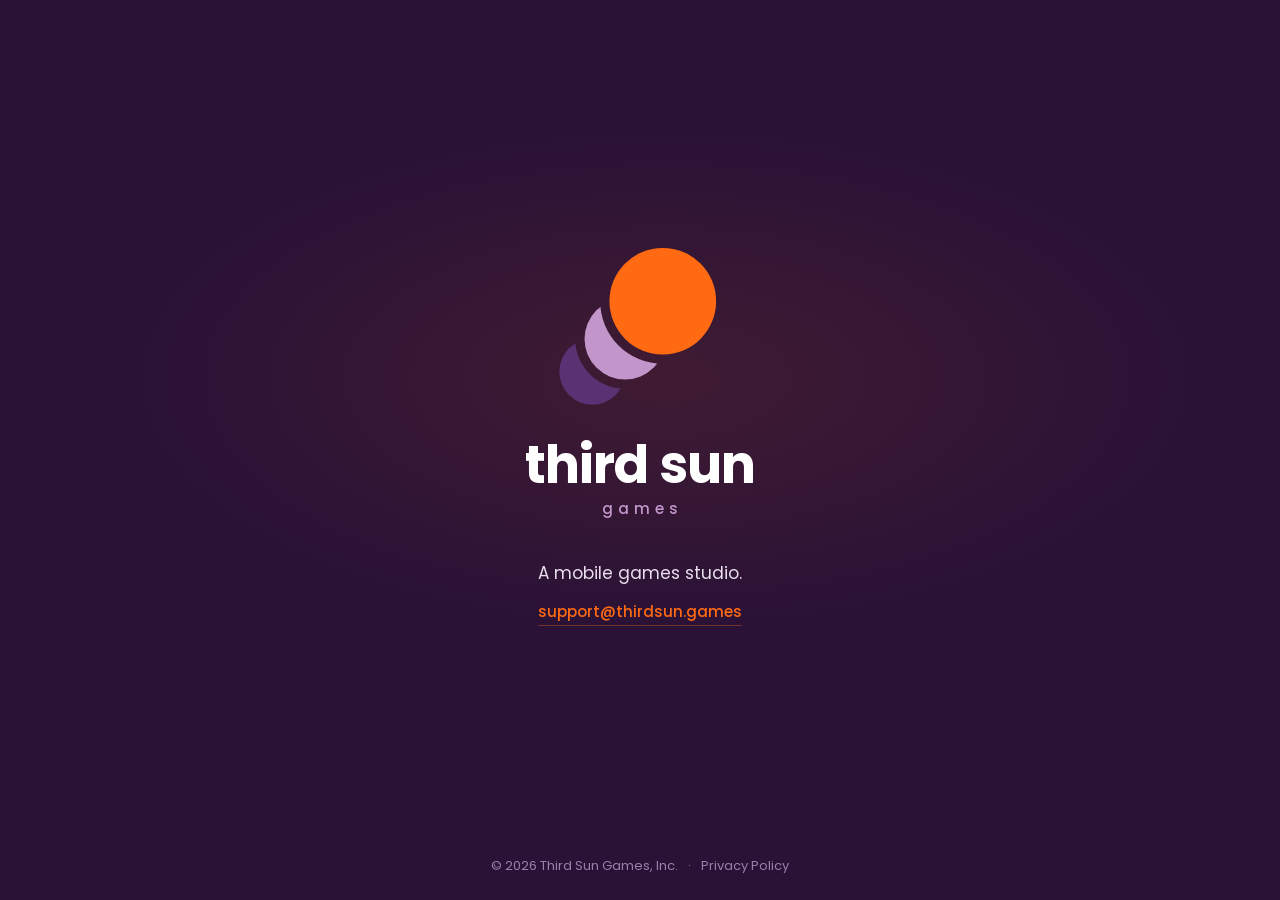
<file: index.html>
<!doctype html>
<html lang="en">
<head>
<meta charset="utf-8">
<meta name="viewport" content="width=device-width, initial-scale=1, viewport-fit=cover">
<title>Third Sun Games</title>
<meta name="description" content="Third Sun Games is a mobile games studio based in Barcelona.">
<meta name="theme-color" content="#2A1236">
<link rel="icon" href="/favicon.svg" type="image/svg+xml">
<link rel="stylesheet" href="/site.css">
</head>
<body class="home">
<main class="hero">
  <div class="lockup">
    <svg class="mark" viewBox="-73 -237.62 310.62 310.62" xmlns="http://www.w3.org/2000/svg" role="img" aria-label="Third Sun Games">
      <mask id="mark-gap-sun"><rect x="-73" y="-237.62" width="310.62" height="310.62" fill="#fff"/><circle cx="121.62" cy="-121.62" r="108"/></mask>
      <mask id="mark-gap-lilac"><rect x="-73" y="-237.62" width="310.62" height="310.62" fill="#fff"/><circle cx="56.57" cy="-56.57" r="86"/></mask>
      <circle cx="0" cy="0" r="57" fill="#5A3172" mask="url(#mark-gap-lilac)"/>
      <circle cx="56.57" cy="-56.57" r="70" fill="#C296CB" mask="url(#mark-gap-sun)"/>
      <circle cx="121.62" cy="-121.62" r="92" fill="#FF6A13"/>
    </svg>
    <div class="wordmark" aria-hidden="true">
      <span class="name">third sun</span>
      <span class="games">games</span>
    </div>
  </div>
  <p class="tagline">A mobile games studio.</p>
  <a class="contact" href="mailto:support@thirdsun.games">support@thirdsun.games</a>
</main>
<footer class="foot">
  <span>&copy; 2026 Third Sun Games, Inc.</span>
  <span class="sep" aria-hidden="true">&middot;</span>
  <a href="/privacy/">Privacy Policy</a>
</footer>
</body>
</html>
</file>
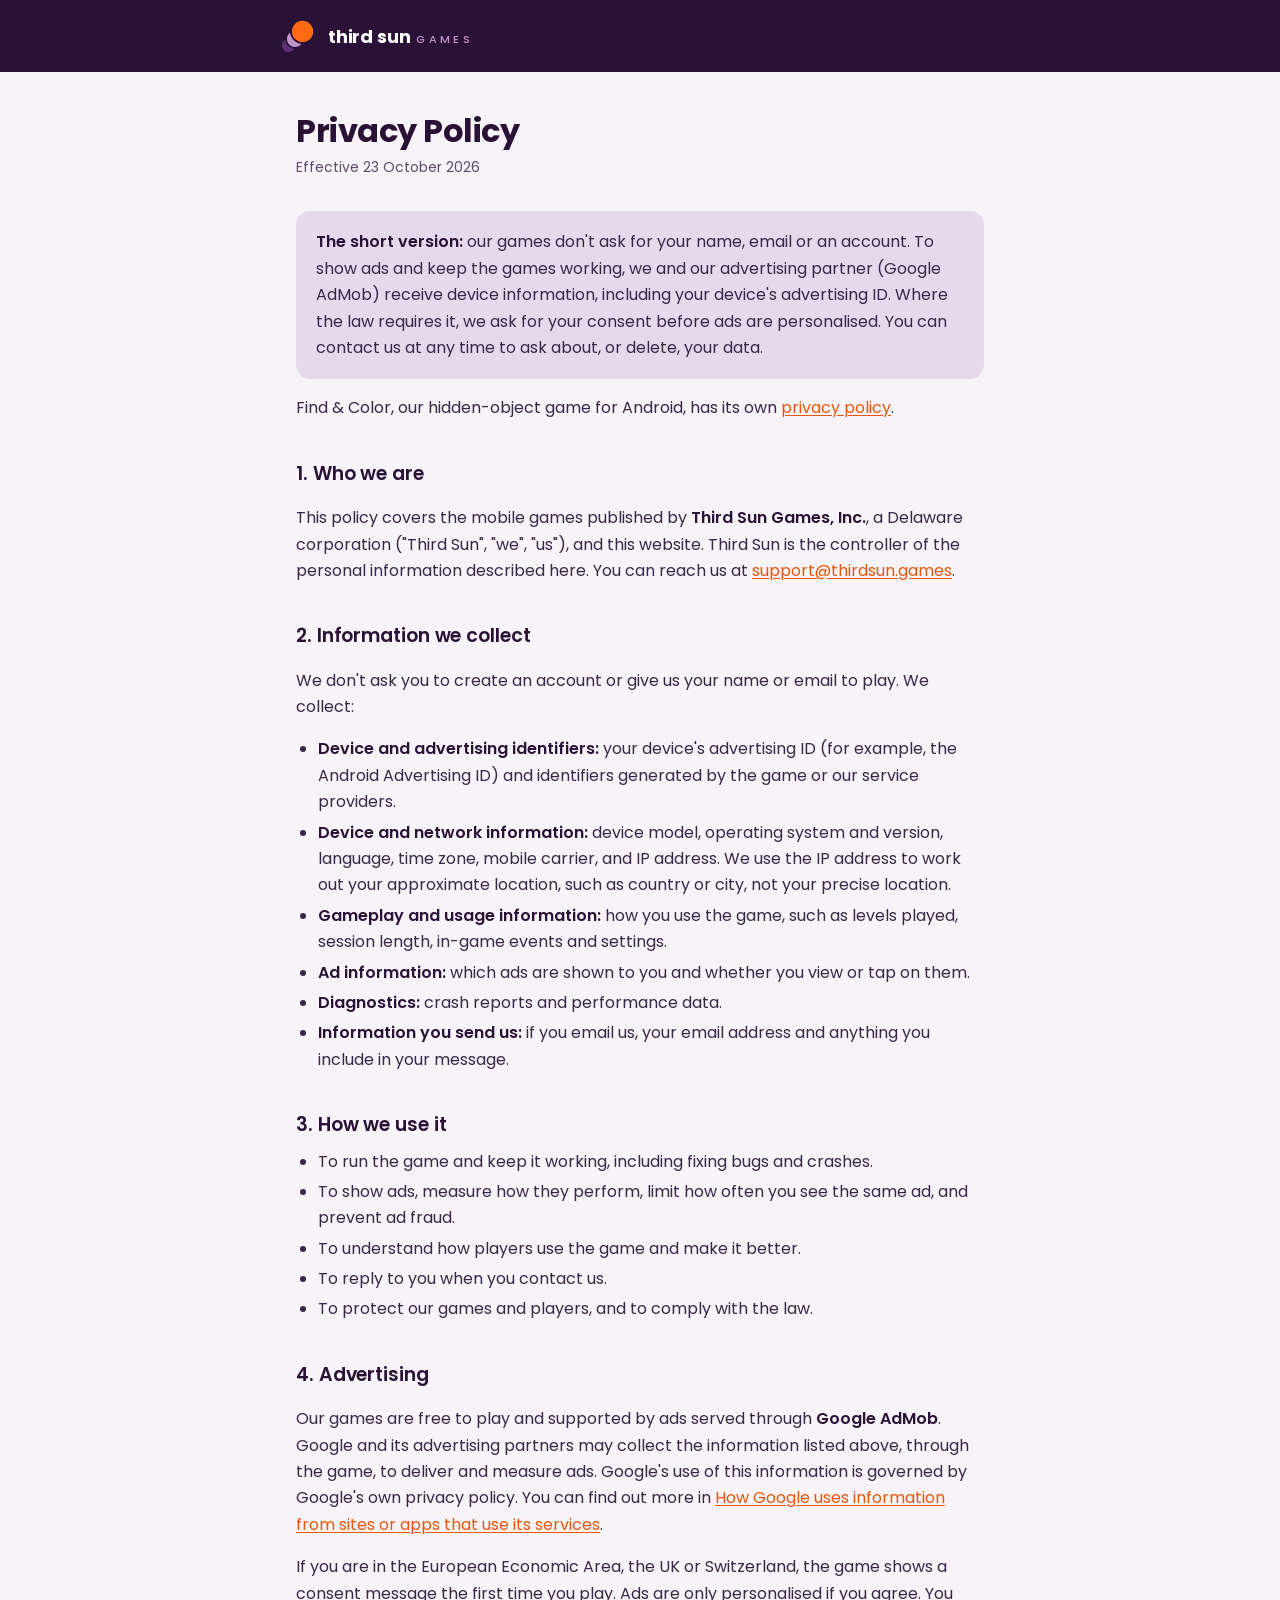
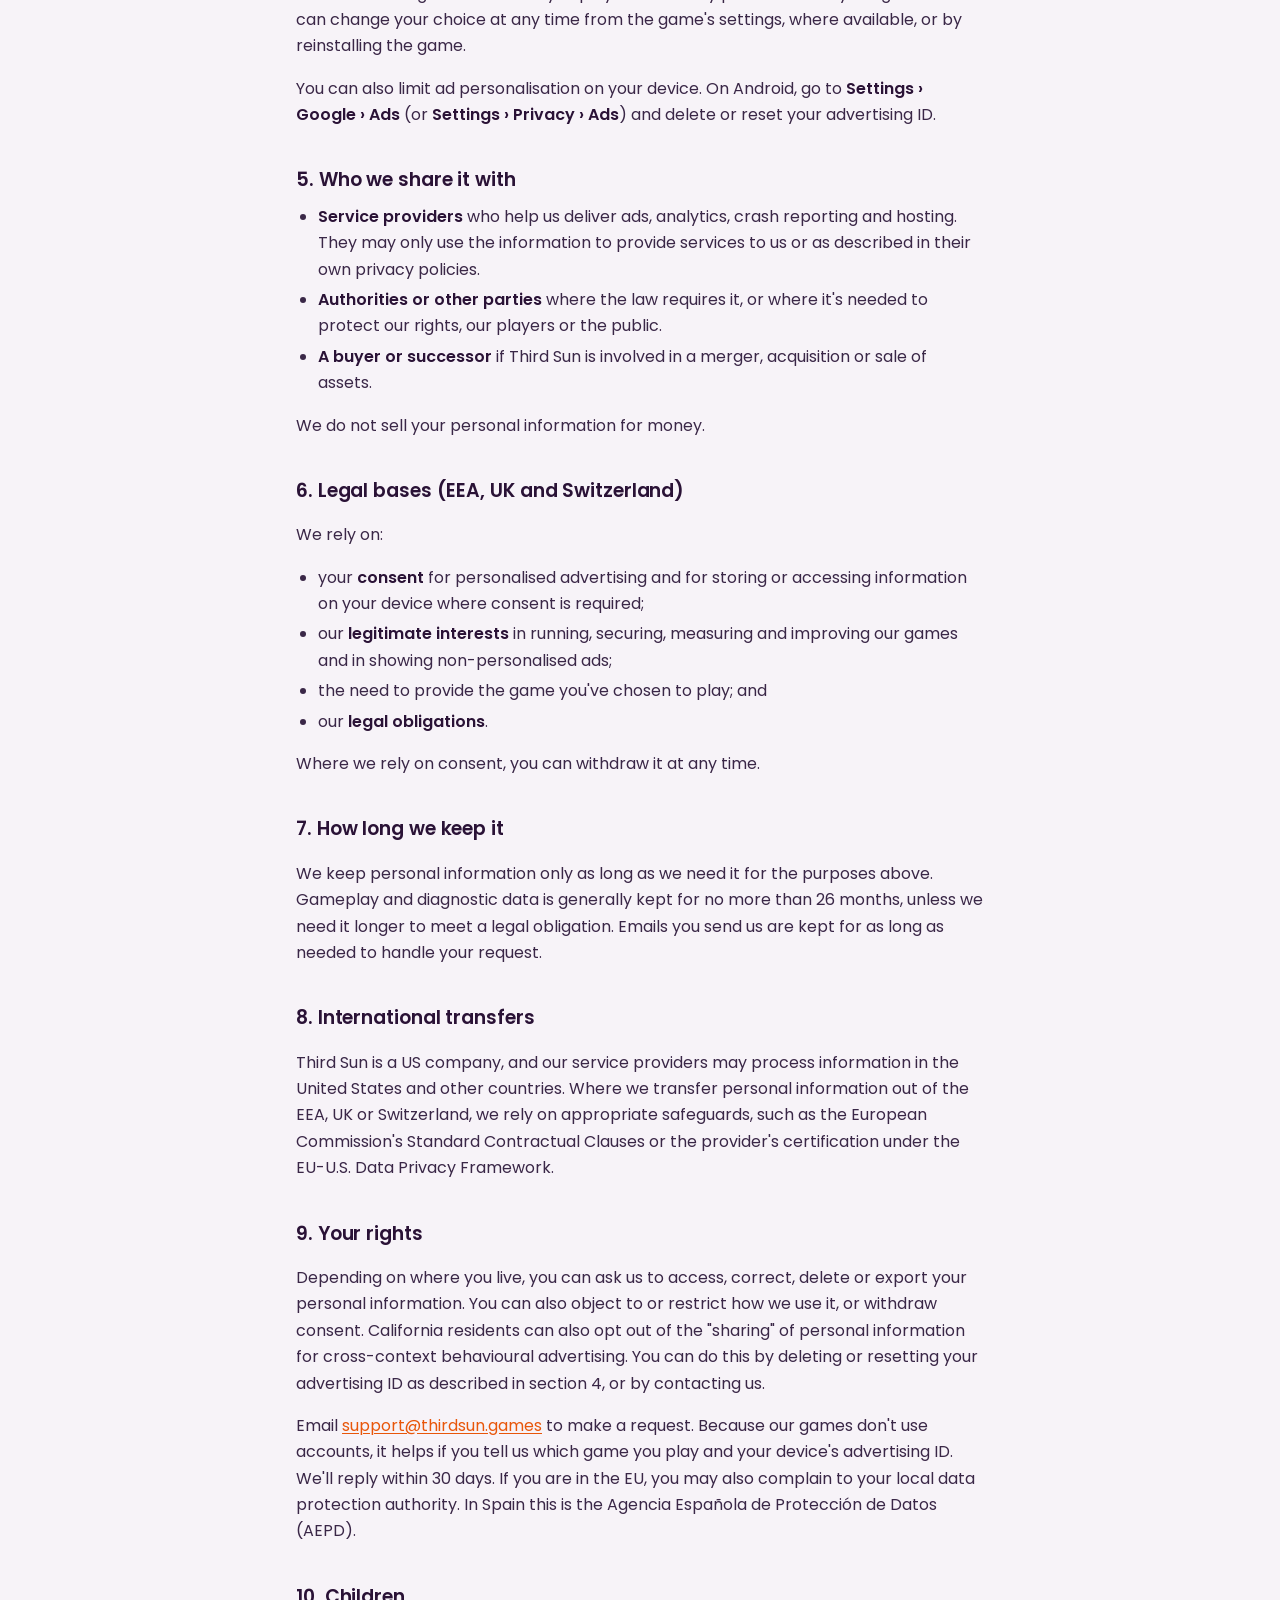
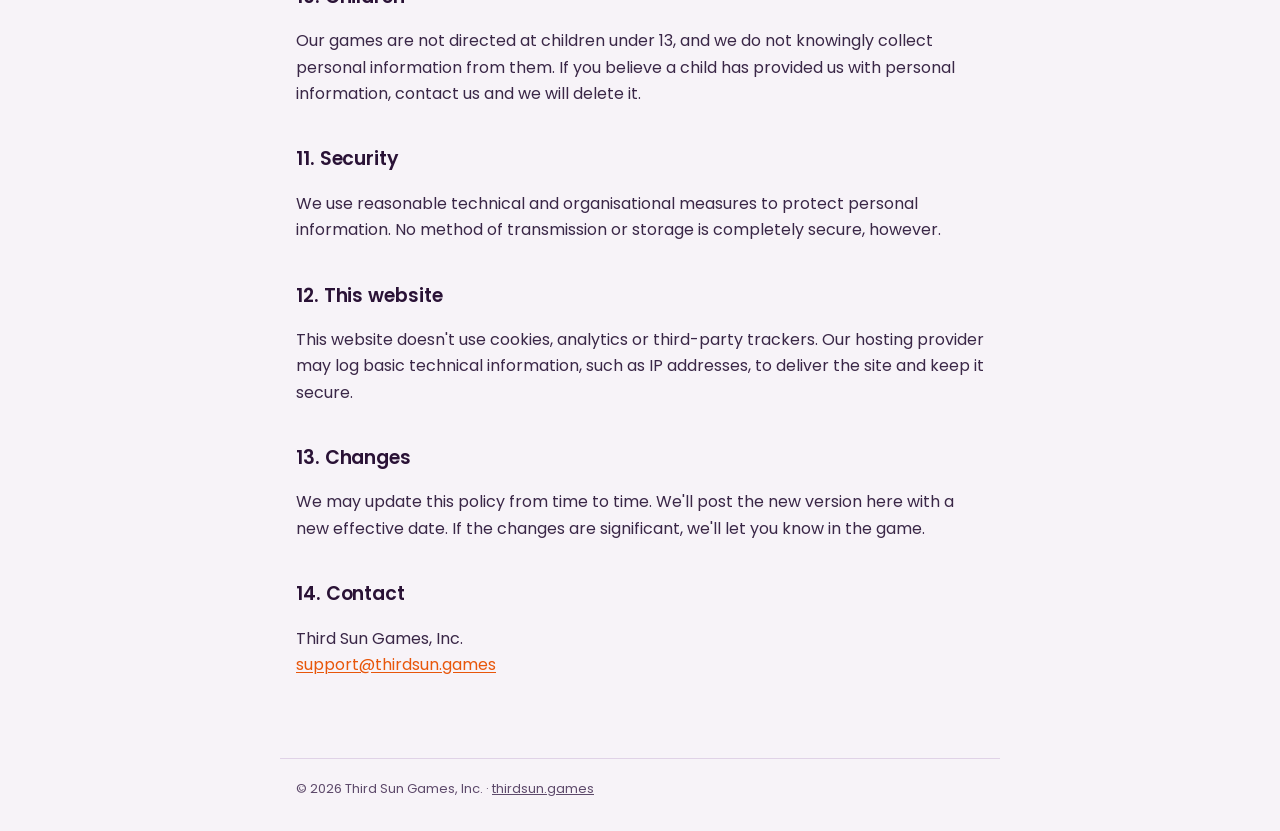
<file: privacy/index.html>
<!doctype html>
<html lang="en">
<head>
<meta charset="utf-8">
<meta name="viewport" content="width=device-width, initial-scale=1, viewport-fit=cover">
<title>Privacy Policy · Third Sun Games</title>
<meta name="description" content="How Third Sun Games, Inc. collects and uses information in its mobile games.">
<meta name="theme-color" content="#2A1236">
<link rel="icon" href="/favicon.svg" type="image/svg+xml">
<link rel="stylesheet" href="/site.css">
</head>
<body>
<header class="bar">
  <div class="bar-inner">
    <a href="/" aria-label="Third Sun Games home">
      <svg viewBox="-73 -237.62 310.62 310.62" xmlns="http://www.w3.org/2000/svg" aria-hidden="true">
        <circle cx="0" cy="0" r="57" fill="#5A3172"/>
        <circle cx="56.57" cy="-56.57" r="78" fill="#C296CB" stroke="#2A1236" stroke-width="16"/>
        <circle cx="121.62" cy="-121.62" r="100" fill="#FF6A13" stroke="#2A1236" stroke-width="16"/>
      </svg>
      <span><span class="bn">third sun</span> <span class="bg">GAMES</span></span>
    </a>
  </div>
</header>

<main class="doc">
  <h1>Privacy Policy</h1>
  <p class="meta">Effective 23 October 2026</p>

  <div class="summary">
    <p><strong>The short version:</strong> our games don't ask for your name, email or an account. To show ads and keep the games working, we and our advertising partner (Google AdMob) receive device information, including your device's advertising ID. Where the law requires it, we ask for your consent before ads are personalised. You can contact us at any time to ask about, or delete, your data.</p>
  </div>

  <p>Find &amp; Color, our hidden-object game for Android, has its own <a href="/ink-finder/privacy/">privacy policy</a>.</p>

  <h2>1. Who we are</h2>
  <p>This policy covers the mobile games published by <strong>Third Sun Games, Inc.</strong>, a Delaware corporation ("Third Sun", "we", "us"), and this website. Third Sun is the controller of the personal information described here. You can reach us at <a href="mailto:support@thirdsun.games">support@thirdsun.games</a>.</p>

  <h2>2. Information we collect</h2>
  <p>We don't ask you to create an account or give us your name or email to play. We collect:</p>
  <ul>
    <li><strong>Device and advertising identifiers:</strong> your device's advertising ID (for example, the Android Advertising ID) and identifiers generated by the game or our service providers.</li>
    <li><strong>Device and network information:</strong> device model, operating system and version, language, time zone, mobile carrier, and IP address. We use the IP address to work out your approximate location, such as country or city, not your precise location.</li>
    <li><strong>Gameplay and usage information:</strong> how you use the game, such as levels played, session length, in-game events and settings.</li>
    <li><strong>Ad information:</strong> which ads are shown to you and whether you view or tap on them.</li>
    <li><strong>Diagnostics:</strong> crash reports and performance data.</li>
    <li><strong>Information you send us:</strong> if you email us, your email address and anything you include in your message.</li>
  </ul>

  <h2>3. How we use it</h2>
  <ul>
    <li>To run the game and keep it working, including fixing bugs and crashes.</li>
    <li>To show ads, measure how they perform, limit how often you see the same ad, and prevent ad fraud.</li>
    <li>To understand how players use the game and make it better.</li>
    <li>To reply to you when you contact us.</li>
    <li>To protect our games and players, and to comply with the law.</li>
  </ul>

  <h2>4. Advertising</h2>
  <p>Our games are free to play and supported by ads served through <strong>Google AdMob</strong>. Google and its advertising partners may collect the information listed above, through the game, to deliver and measure ads. Google's use of this information is governed by Google's own privacy policy. You can find out more in <a href="https://policies.google.com/technologies/partner-sites" rel="noopener">How Google uses information from sites or apps that use its services</a>.</p>
  <p>If you are in the European Economic Area, the UK or Switzerland, the game shows a consent message the first time you play. Ads are only personalised if you agree. You can change your choice at any time from the game's settings, where available, or by reinstalling the game.</p>
  <p>You can also limit ad personalisation on your device. On Android, go to <strong>Settings &rsaquo; Google &rsaquo; Ads</strong> (or <strong>Settings &rsaquo; Privacy &rsaquo; Ads</strong>) and delete or reset your advertising ID.</p>

  <h2>5. Who we share it with</h2>
  <ul>
    <li><strong>Service providers</strong> who help us deliver ads, analytics, crash reporting and hosting. They may only use the information to provide services to us or as described in their own privacy policies.</li>
    <li><strong>Authorities or other parties</strong> where the law requires it, or where it's needed to protect our rights, our players or the public.</li>
    <li><strong>A buyer or successor</strong> if Third Sun is involved in a merger, acquisition or sale of assets.</li>
  </ul>
  <p>We do not sell your personal information for money.</p>

  <h2>6. Legal bases (EEA, UK and Switzerland)</h2>
  <p>We rely on:</p>
  <ul>
    <li>your <strong>consent</strong> for personalised advertising and for storing or accessing information on your device where consent is required;</li>
    <li>our <strong>legitimate interests</strong> in running, securing, measuring and improving our games and in showing non-personalised ads;</li>
    <li>the need to provide the game you've chosen to play; and</li>
    <li>our <strong>legal obligations</strong>.</li>
  </ul>
  <p>Where we rely on consent, you can withdraw it at any time.</p>

  <h2>7. How long we keep it</h2>
  <p>We keep personal information only as long as we need it for the purposes above. Gameplay and diagnostic data is generally kept for no more than 26 months, unless we need it longer to meet a legal obligation. Emails you send us are kept for as long as needed to handle your request.</p>

  <h2>8. International transfers</h2>
  <p>Third Sun is a US company, and our service providers may process information in the United States and other countries. Where we transfer personal information out of the EEA, UK or Switzerland, we rely on appropriate safeguards, such as the European Commission's Standard Contractual Clauses or the provider's certification under the EU-U.S. Data Privacy Framework.</p>

  <h2>9. Your rights</h2>
  <p>Depending on where you live, you can ask us to access, correct, delete or export your personal information. You can also object to or restrict how we use it, or withdraw consent. California residents can also opt out of the "sharing" of personal information for cross-context behavioural advertising. You can do this by deleting or resetting your advertising ID as described in section 4, or by contacting us.</p>
  <p>Email <a href="mailto:support@thirdsun.games">support@thirdsun.games</a> to make a request. Because our games don't use accounts, it helps if you tell us which game you play and your device's advertising ID. We'll reply within 30 days. If you are in the EU, you may also complain to your local data protection authority. In Spain this is the Agencia Española de Protección de Datos (AEPD).</p>

  <h2>10. Children</h2>
  <p>Our games are not directed at children under 13, and we do not knowingly collect personal information from them. If you believe a child has provided us with personal information, contact us and we will delete it.</p>

  <h2>11. Security</h2>
  <p>We use reasonable technical and organisational measures to protect personal information. No method of transmission or storage is completely secure, however.</p>

  <h2>12. This website</h2>
  <p>This website doesn't use cookies, analytics or third-party trackers. Our hosting provider may log basic technical information, such as IP addresses, to deliver the site and keep it secure.</p>

  <h2>13. Changes</h2>
  <p>We may update this policy from time to time. We'll post the new version here with a new effective date. If the changes are significant, we'll let you know in the game.</p>

  <h2>14. Contact</h2>
  <p>Third Sun Games, Inc.<br><a href="mailto:support@thirdsun.games">support@thirdsun.games</a></p>
</main>

<footer class="legal-foot">&copy; 2026 Third Sun Games, Inc. &middot; <a href="/">thirdsun.games</a></footer>
</body>
</html>
</file>
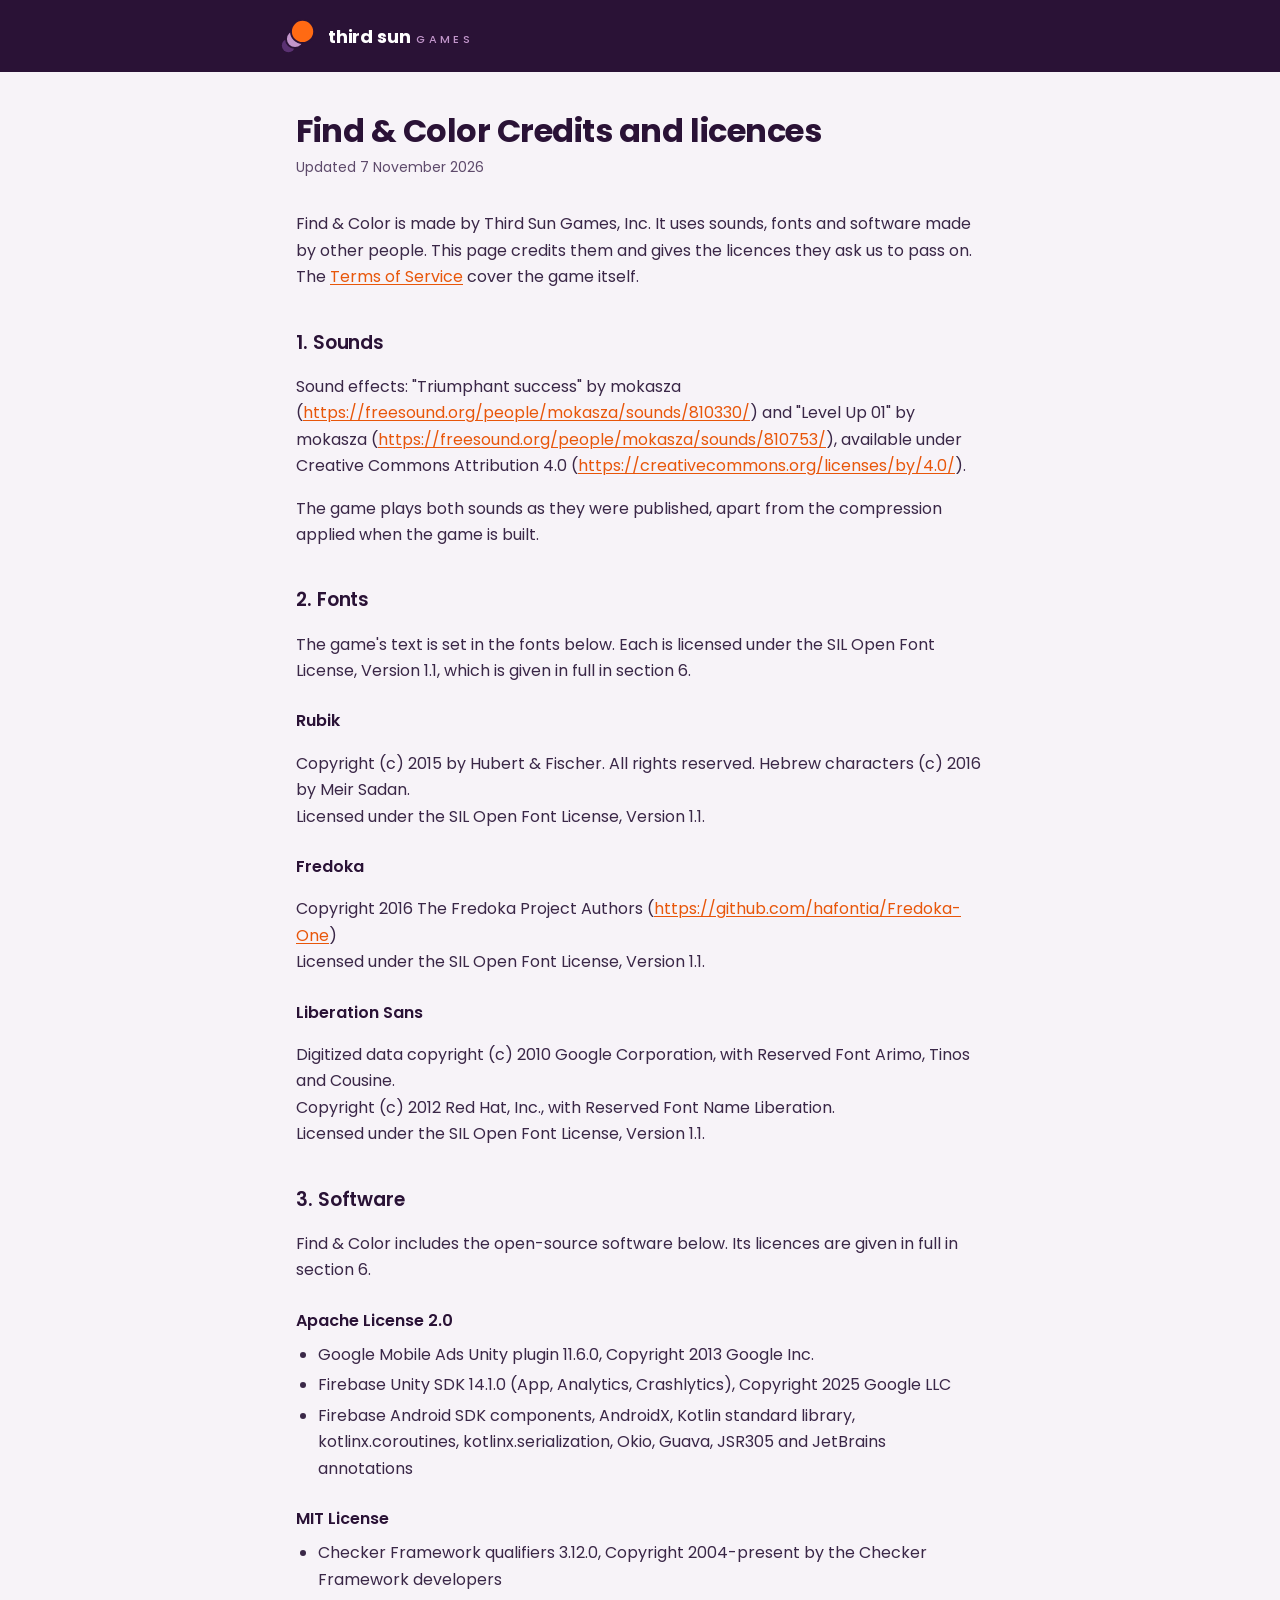
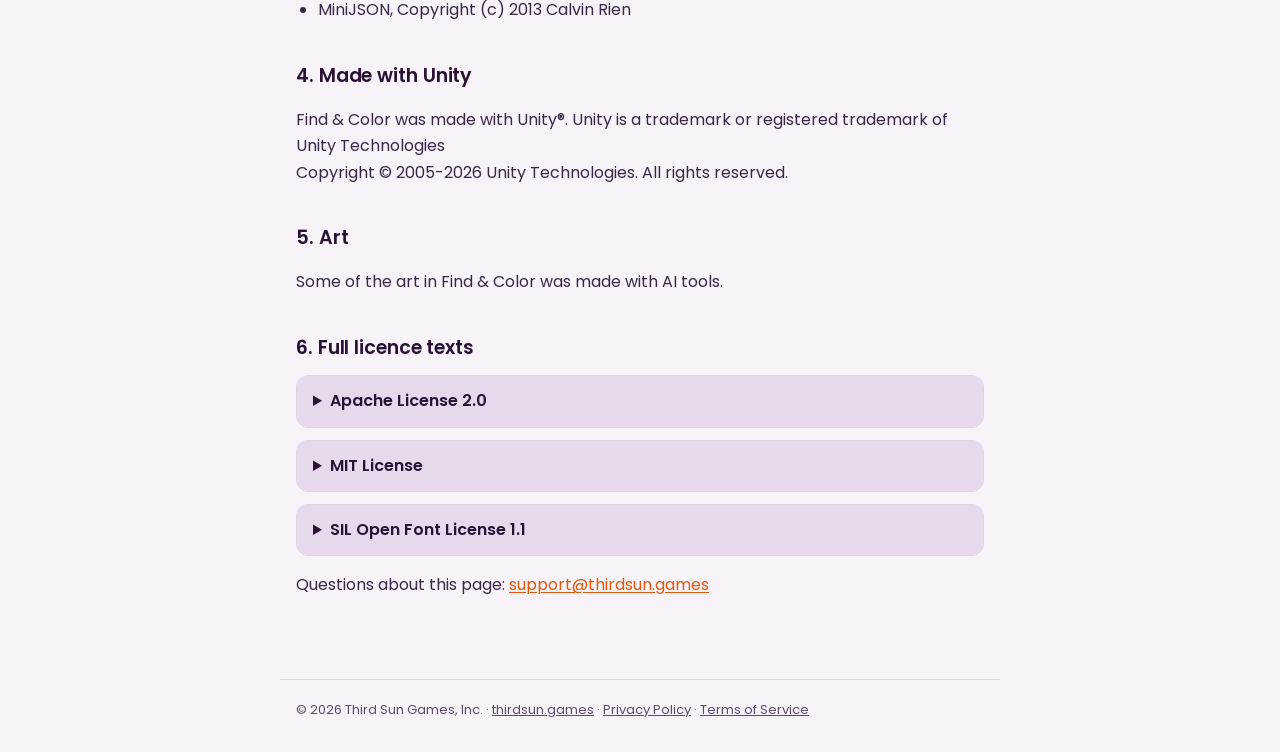
<file: ink-finder/credits/index.html>
<!-- ABOUTME: Credits and licences page for Third Sun Games' Android hidden-object game, in the site's legal-page layout. -->
<!-- ABOUTME: Served at /ink-finder/credits/, opened from the game's Settings and linked from its terms. -->
<!doctype html>
<html lang="en">
<head>
<meta charset="utf-8">
<meta name="viewport" content="width=device-width, initial-scale=1, viewport-fit=cover">
<title>Find &amp; Color Credits and licences · Third Sun Games</title>
<meta name="description" content="Credits and licences for the sounds, fonts and software in Find &amp; Color, a hidden-object puzzle game from Third Sun Games, Inc.">
<meta name="theme-color" content="#2A1236">
<link rel="icon" href="/favicon.svg" type="image/svg+xml">
<link rel="stylesheet" href="/site.css">
<style>
.doc details{border:1px solid var(--line); border-radius:12px; margin:12px 0; overflow:hidden}
.doc summary{background:var(--card); font-weight:600; padding:12px 16px; cursor:pointer}
.doc details[open] summary{border-bottom:1px solid var(--line)}
.doc .text{padding:4px 16px 8px; font-size:14px; line-height:1.55}
.doc .text p{margin:10px 0}
</style>
</head>
<body>
<header class="bar">
  <div class="bar-inner">
    <a href="/" aria-label="Third Sun Games home">
      <svg viewBox="-73 -237.62 310.62 310.62" xmlns="http://www.w3.org/2000/svg" aria-hidden="true">
        <circle cx="0" cy="0" r="57" fill="#5A3172"/>
        <circle cx="56.57" cy="-56.57" r="78" fill="#C296CB" stroke="#2A1236" stroke-width="16"/>
        <circle cx="121.62" cy="-121.62" r="100" fill="#FF6A13" stroke="#2A1236" stroke-width="16"/>
      </svg>
      <span><span class="bn">third sun</span> <span class="bg">GAMES</span></span>
    </a>
  </div>
</header>

<main class="doc">
  <h1>Find &amp; Color Credits and licences</h1>
  <p class="meta">Updated 7 November 2026</p>

  <p>Find &amp; Color is made by Third Sun Games, Inc. It uses sounds, fonts and software made by other people. This page credits them and gives the licences they ask us to pass on. The <a href="/ink-finder/terms/">Terms of Service</a> cover the game itself.</p>

  <h2>1. Sounds</h2>
  <p>Sound effects: "Triumphant success" by mokasza (<a href="https://freesound.org/people/mokasza/sounds/810330/">https://freesound.org/people/mokasza/sounds/810330/</a>) and "Level Up 01" by mokasza (<a href="https://freesound.org/people/mokasza/sounds/810753/">https://freesound.org/people/mokasza/sounds/810753/</a>), available under Creative Commons Attribution 4.0 (<a href="https://creativecommons.org/licenses/by/4.0/">https://creativecommons.org/licenses/by/4.0/</a>).</p>
  <p>The game plays both sounds as they were published, apart from the compression applied when the game is built.</p>

  <h2>2. Fonts</h2>
  <p>The game's text is set in the fonts below. Each is licensed under the SIL Open Font License, Version 1.1, which is given in full in section 6.</p>
  <h3>Rubik</h3>
  <p>Copyright (c) 2015 by Hubert &amp; Fischer. All rights reserved. Hebrew characters (c) 2016 by Meir Sadan.<br>Licensed under the SIL Open Font License, Version 1.1.</p>
  <h3>Fredoka</h3>
  <p>Copyright 2016 The Fredoka Project Authors (<a href="https://github.com/hafontia/Fredoka-One">https://github.com/hafontia/Fredoka-One</a>)<br>Licensed under the SIL Open Font License, Version 1.1.</p>
  <h3>Liberation Sans</h3>
  <p>Digitized data copyright (c) 2010 Google Corporation, with Reserved Font Arimo, Tinos and Cousine.<br>Copyright (c) 2012 Red Hat, Inc., with Reserved Font Name Liberation.<br>Licensed under the SIL Open Font License, Version 1.1.</p>

  <h2>3. Software</h2>
  <p>Find &amp; Color includes the open-source software below. Its licences are given in full in section 6.</p>
  <h3>Apache License 2.0</h3>
  <ul>
  <li>Google Mobile Ads Unity plugin 11.6.0, Copyright 2013 Google Inc.</li>
  <li>Firebase Unity SDK 14.1.0 (App, Analytics, Crashlytics), Copyright 2025 Google LLC</li>
  <li>Firebase Android SDK components, AndroidX, Kotlin standard library, kotlinx.coroutines, kotlinx.serialization, Okio, Guava, JSR305 and JetBrains annotations</li>
  </ul>
  <h3>MIT License</h3>
  <ul>
  <li>Checker Framework qualifiers 3.12.0, Copyright 2004-present by the Checker Framework developers</li>
  <li>MiniJSON, Copyright (c) 2013 Calvin Rien</li>
  </ul>

  <h2>4. Made with Unity</h2>
  <p>Find &amp; Color was made with Unity&reg;. Unity is a trademark or registered trademark of Unity Technologies<br>Copyright &copy; 2005-2026 Unity Technologies. All rights reserved.</p>

  <h2>5. Art</h2>
  <p>Some of the art in Find &amp; Color was made with AI tools.</p>

  <h2>6. Full licence texts</h2>
  <details>
  <summary>Apache License 2.0</summary>
  <div class="text">
<p>Apache License<br>Version 2.0, January 2004<br>http://www.apache.org/licenses/</p>
<p>TERMS AND CONDITIONS FOR USE, REPRODUCTION, AND DISTRIBUTION</p>
<p>1. Definitions.</p>
<p>"License" shall mean the terms and conditions for use, reproduction, and distribution as defined by Sections 1 through 9 of this document.</p>
<p>"Licensor" shall mean the copyright owner or entity authorized by the copyright owner that is granting the License.</p>
<p>"Legal Entity" shall mean the union of the acting entity and all other entities that control, are controlled by, or are under common control with that entity. For the purposes of this definition, "control" means (i) the power, direct or indirect, to cause the direction or management of such entity, whether by contract or otherwise, or (ii) ownership of fifty percent (50%) or more of the outstanding shares, or (iii) beneficial ownership of such entity.</p>
<p>"You" (or "Your") shall mean an individual or Legal Entity exercising permissions granted by this License.</p>
<p>"Source" form shall mean the preferred form for making modifications, including but not limited to software source code, documentation source, and configuration files.</p>
<p>"Object" form shall mean any form resulting from mechanical transformation or translation of a Source form, including but not limited to compiled object code, generated documentation, and conversions to other media types.</p>
<p>"Work" shall mean the work of authorship, whether in Source or Object form, made available under the License, as indicated by a copyright notice that is included in or attached to the work (an example is provided in the Appendix below).</p>
<p>"Derivative Works" shall mean any work, whether in Source or Object form, that is based on (or derived from) the Work and for which the editorial revisions, annotations, elaborations, or other modifications represent, as a whole, an original work of authorship. For the purposes of this License, Derivative Works shall not include works that remain separable from, or merely link (or bind by name) to the interfaces of, the Work and Derivative Works thereof.</p>
<p>"Contribution" shall mean any work of authorship, including the original version of the Work and any modifications or additions to that Work or Derivative Works thereof, that is intentionally submitted to Licensor for inclusion in the Work by the copyright owner or by an individual or Legal Entity authorized to submit on behalf of the copyright owner. For the purposes of this definition, "submitted" means any form of electronic, verbal, or written communication sent to the Licensor or its representatives, including but not limited to communication on electronic mailing lists, source code control systems, and issue tracking systems that are managed by, or on behalf of, the Licensor for the purpose of discussing and improving the Work, but excluding communication that is conspicuously marked or otherwise designated in writing by the copyright owner as "Not a Contribution."</p>
<p>"Contributor" shall mean Licensor and any individual or Legal Entity on behalf of whom a Contribution has been received by Licensor and subsequently incorporated within the Work.</p>
<p>2. Grant of Copyright License. Subject to the terms and conditions of this License, each Contributor hereby grants to You a perpetual, worldwide, non-exclusive, no-charge, royalty-free, irrevocable copyright license to reproduce, prepare Derivative Works of, publicly display, publicly perform, sublicense, and distribute the Work and such Derivative Works in Source or Object form.</p>
<p>3. Grant of Patent License. Subject to the terms and conditions of this License, each Contributor hereby grants to You a perpetual, worldwide, non-exclusive, no-charge, royalty-free, irrevocable (except as stated in this section) patent license to make, have made, use, offer to sell, sell, import, and otherwise transfer the Work, where such license applies only to those patent claims licensable by such Contributor that are necessarily infringed by their Contribution(s) alone or by combination of their Contribution(s) with the Work to which such Contribution(s) was submitted. If You institute patent litigation against any entity (including a cross-claim or counterclaim in a lawsuit) alleging that the Work or a Contribution incorporated within the Work constitutes direct or contributory patent infringement, then any patent licenses granted to You under this License for that Work shall terminate as of the date such litigation is filed.</p>
<p>4. Redistribution. You may reproduce and distribute copies of the Work or Derivative Works thereof in any medium, with or without modifications, and in Source or Object form, provided that You meet the following conditions:</p>
<p>(a) You must give any other recipients of the Work or Derivative Works a copy of this License; and</p>
<p>(b) You must cause any modified files to carry prominent notices stating that You changed the files; and</p>
<p>(c) You must retain, in the Source form of any Derivative Works that You distribute, all copyright, patent, trademark, and attribution notices from the Source form of the Work, excluding those notices that do not pertain to any part of the Derivative Works; and</p>
<p>(d) If the Work includes a "NOTICE" text file as part of its distribution, then any Derivative Works that You distribute must include a readable copy of the attribution notices contained within such NOTICE file, excluding those notices that do not pertain to any part of the Derivative Works, in at least one of the following places: within a NOTICE text file distributed as part of the Derivative Works; within the Source form or documentation, if provided along with the Derivative Works; or, within a display generated by the Derivative Works, if and wherever such third-party notices normally appear. The contents of the NOTICE file are for informational purposes only and do not modify the License. You may add Your own attribution notices within Derivative Works that You distribute, alongside or as an addendum to the NOTICE text from the Work, provided that such additional attribution notices cannot be construed as modifying the License.</p>
<p>You may add Your own copyright statement to Your modifications and may provide additional or different license terms and conditions for use, reproduction, or distribution of Your modifications, or for any such Derivative Works as a whole, provided Your use, reproduction, and distribution of the Work otherwise complies with the conditions stated in this License.</p>
<p>5. Submission of Contributions. Unless You explicitly state otherwise, any Contribution intentionally submitted for inclusion in the Work by You to the Licensor shall be under the terms and conditions of this License, without any additional terms or conditions. Notwithstanding the above, nothing herein shall supersede or modify the terms of any separate license agreement you may have executed with Licensor regarding such Contributions.</p>
<p>6. Trademarks. This License does not grant permission to use the trade names, trademarks, service marks, or product names of the Licensor, except as required for reasonable and customary use in describing the origin of the Work and reproducing the content of the NOTICE file.</p>
<p>7. Disclaimer of Warranty. Unless required by applicable law or agreed to in writing, Licensor provides the Work (and each Contributor provides its Contributions) on an "AS IS" BASIS, WITHOUT WARRANTIES OR CONDITIONS OF ANY KIND, either express or implied, including, without limitation, any warranties or conditions of TITLE, NON-INFRINGEMENT, MERCHANTABILITY, or FITNESS FOR A PARTICULAR PURPOSE. You are solely responsible for determining the appropriateness of using or redistributing the Work and assume any risks associated with Your exercise of permissions under this License.</p>
<p>8. Limitation of Liability. In no event and under no legal theory, whether in tort (including negligence), contract, or otherwise, unless required by applicable law (such as deliberate and grossly negligent acts) or agreed to in writing, shall any Contributor be liable to You for damages, including any direct, indirect, special, incidental, or consequential damages of any character arising as a result of this License or out of the use or inability to use the Work (including but not limited to damages for loss of goodwill, work stoppage, computer failure or malfunction, or any and all other commercial damages or losses), even if such Contributor has been advised of the possibility of such damages.</p>
<p>9. Accepting Warranty or Additional Liability. While redistributing the Work or Derivative Works thereof, You may choose to offer, and charge a fee for, acceptance of support, warranty, indemnity, or other liability obligations and/or rights consistent with this License. However, in accepting such obligations, You may act only on Your own behalf and on Your sole responsibility, not on behalf of any other Contributor, and only if You agree to indemnify, defend, and hold each Contributor harmless for any liability incurred by, or claims asserted against, such Contributor by reason of your accepting any such warranty or additional liability.</p>
<p><strong>END OF TERMS AND CONDITIONS</strong></p>
</div>
  </details>
  <details>
  <summary>MIT License</summary>
  <div class="text">
<p>MIT License</p>
<p>Checker Framework qualifiers<br>Copyright 2004-present by the Checker Framework developers</p>
<p>MiniJSON<br>Copyright (c) 2013 Calvin Rien</p>
<p>Permission is hereby granted, free of charge, to any person obtaining a copy of this software and associated documentation files (the "Software"), to deal in the Software without restriction, including without limitation the rights to use, copy, modify, merge, publish, distribute, sublicense, and/or sell copies of the Software, and to permit persons to whom the Software is furnished to do so, subject to the following conditions:</p>
<p>The above copyright notice and this permission notice shall be included in all copies or substantial portions of the Software.</p>
<p>THE SOFTWARE IS PROVIDED "AS IS", WITHOUT WARRANTY OF ANY KIND, EXPRESS OR IMPLIED, INCLUDING BUT NOT LIMITED TO THE WARRANTIES OF MERCHANTABILITY, FITNESS FOR A PARTICULAR PURPOSE AND NONINFRINGEMENT. IN NO EVENT SHALL THE AUTHORS OR COPYRIGHT HOLDERS BE LIABLE FOR ANY CLAIM, DAMAGES OR OTHER LIABILITY, WHETHER IN AN ACTION OF CONTRACT, TORT OR OTHERWISE, ARISING FROM, OUT OF OR IN CONNECTION WITH THE SOFTWARE OR THE USE OR OTHER DEALINGS IN THE SOFTWARE.</p>
</div>
  </details>
  <details>
  <summary>SIL Open Font License 1.1</summary>
  <div class="text">
<p>SIL OPEN FONT LICENSE Version 1.1 - 26 February 2007 -----------------------------------------------------------</p>
<p>PREAMBLE The goals of the Open Font License (OFL) are to stimulate worldwide development of collaborative font projects, to support the font creation efforts of academic and linguistic communities, and to provide a free and open framework in which fonts may be shared and improved in partnership with others.</p>
<p>The OFL allows the licensed fonts to be used, studied, modified and redistributed freely as long as they are not sold by themselves. The fonts, including any derivative works, can be bundled, embedded, redistributed and/or sold with any software provided that any reserved names are not used by derivative works. The fonts and derivatives, however, cannot be released under any other type of license. The requirement for fonts to remain under this license does not apply to any document created using the fonts or their derivatives.</p>
<p>DEFINITIONS "Font Software" refers to the set of files released by the Copyright Holder(s) under this license and clearly marked as such. This may include source files, build scripts and documentation.</p>
<p>"Reserved Font Name" refers to any names specified as such after the copyright statement(s).</p>
<p>"Original Version" refers to the collection of Font Software components as distributed by the Copyright Holder(s).</p>
<p>"Modified Version" refers to any derivative made by adding to, deleting, or substituting -- in part or in whole -- any of the components of the Original Version, by changing formats or by porting the Font Software to a new environment.</p>
<p>"Author" refers to any designer, engineer, programmer, technical writer or other person who contributed to the Font Software.</p>
<p>PERMISSION &amp; CONDITIONS Permission is hereby granted, free of charge, to any person obtaining a copy of the Font Software, to use, study, copy, merge, embed, modify, redistribute, and sell modified and unmodified copies of the Font Software, subject to the following conditions:</p>
<p>1) Neither the Font Software nor any of its individual components, in Original or Modified Versions, may be sold by itself.</p>
<p>2) Original or Modified Versions of the Font Software may be bundled, redistributed and/or sold with any software, provided that each copy contains the above copyright notice and this license. These can be included either as stand-alone text files, human-readable headers or in the appropriate machine-readable metadata fields within text or binary files as long as those fields can be easily viewed by the user.</p>
<p>3) No Modified Version of the Font Software may use the Reserved Font Name(s) unless explicit written permission is granted by the corresponding Copyright Holder. This restriction only applies to the primary font name as presented to the users.</p>
<p>4) The name(s) of the Copyright Holder(s) or the Author(s) of the Font Software shall not be used to promote, endorse or advertise any Modified Version, except to acknowledge the contribution(s) of the Copyright Holder(s) and the Author(s) or with their explicit written permission.</p>
<p>5) The Font Software, modified or unmodified, in part or in whole, must be distributed entirely under this license, and must not be distributed under any other license. The requirement for fonts to remain under this license does not apply to any document created using the Font Software.</p>
<p>TERMINATION This license becomes null and void if any of the above conditions are not met.</p>
<p>DISCLAIMER THE FONT SOFTWARE IS PROVIDED "AS IS", WITHOUT WARRANTY OF ANY KIND, EXPRESS OR IMPLIED, INCLUDING BUT NOT LIMITED TO ANY WARRANTIES OF MERCHANTABILITY, FITNESS FOR A PARTICULAR PURPOSE AND NONINFRINGEMENT OF COPYRIGHT, PATENT, TRADEMARK, OR OTHER RIGHT. IN NO EVENT SHALL THE COPYRIGHT HOLDER BE LIABLE FOR ANY CLAIM, DAMAGES OR OTHER LIABILITY, INCLUDING ANY GENERAL, SPECIAL, INDIRECT, INCIDENTAL, OR CONSEQUENTIAL DAMAGES, WHETHER IN AN ACTION OF CONTRACT, TORT OR OTHERWISE, ARISING FROM, OUT OF THE USE OR INABILITY TO USE THE FONT SOFTWARE OR FROM OTHER DEALINGS IN THE FONT SOFTWARE.</p>
</div>
  </details>

  <p>Questions about this page: <a href="mailto:support@thirdsun.games">support@thirdsun.games</a></p>
</main>

<footer class="legal-foot">&copy; 2026 Third Sun Games, Inc. &middot; <a href="/">thirdsun.games</a> &middot; <a href="/ink-finder/privacy/">Privacy Policy</a> &middot; <a href="/ink-finder/terms/">Terms of Service</a></footer>
</body>
</html>
</file>
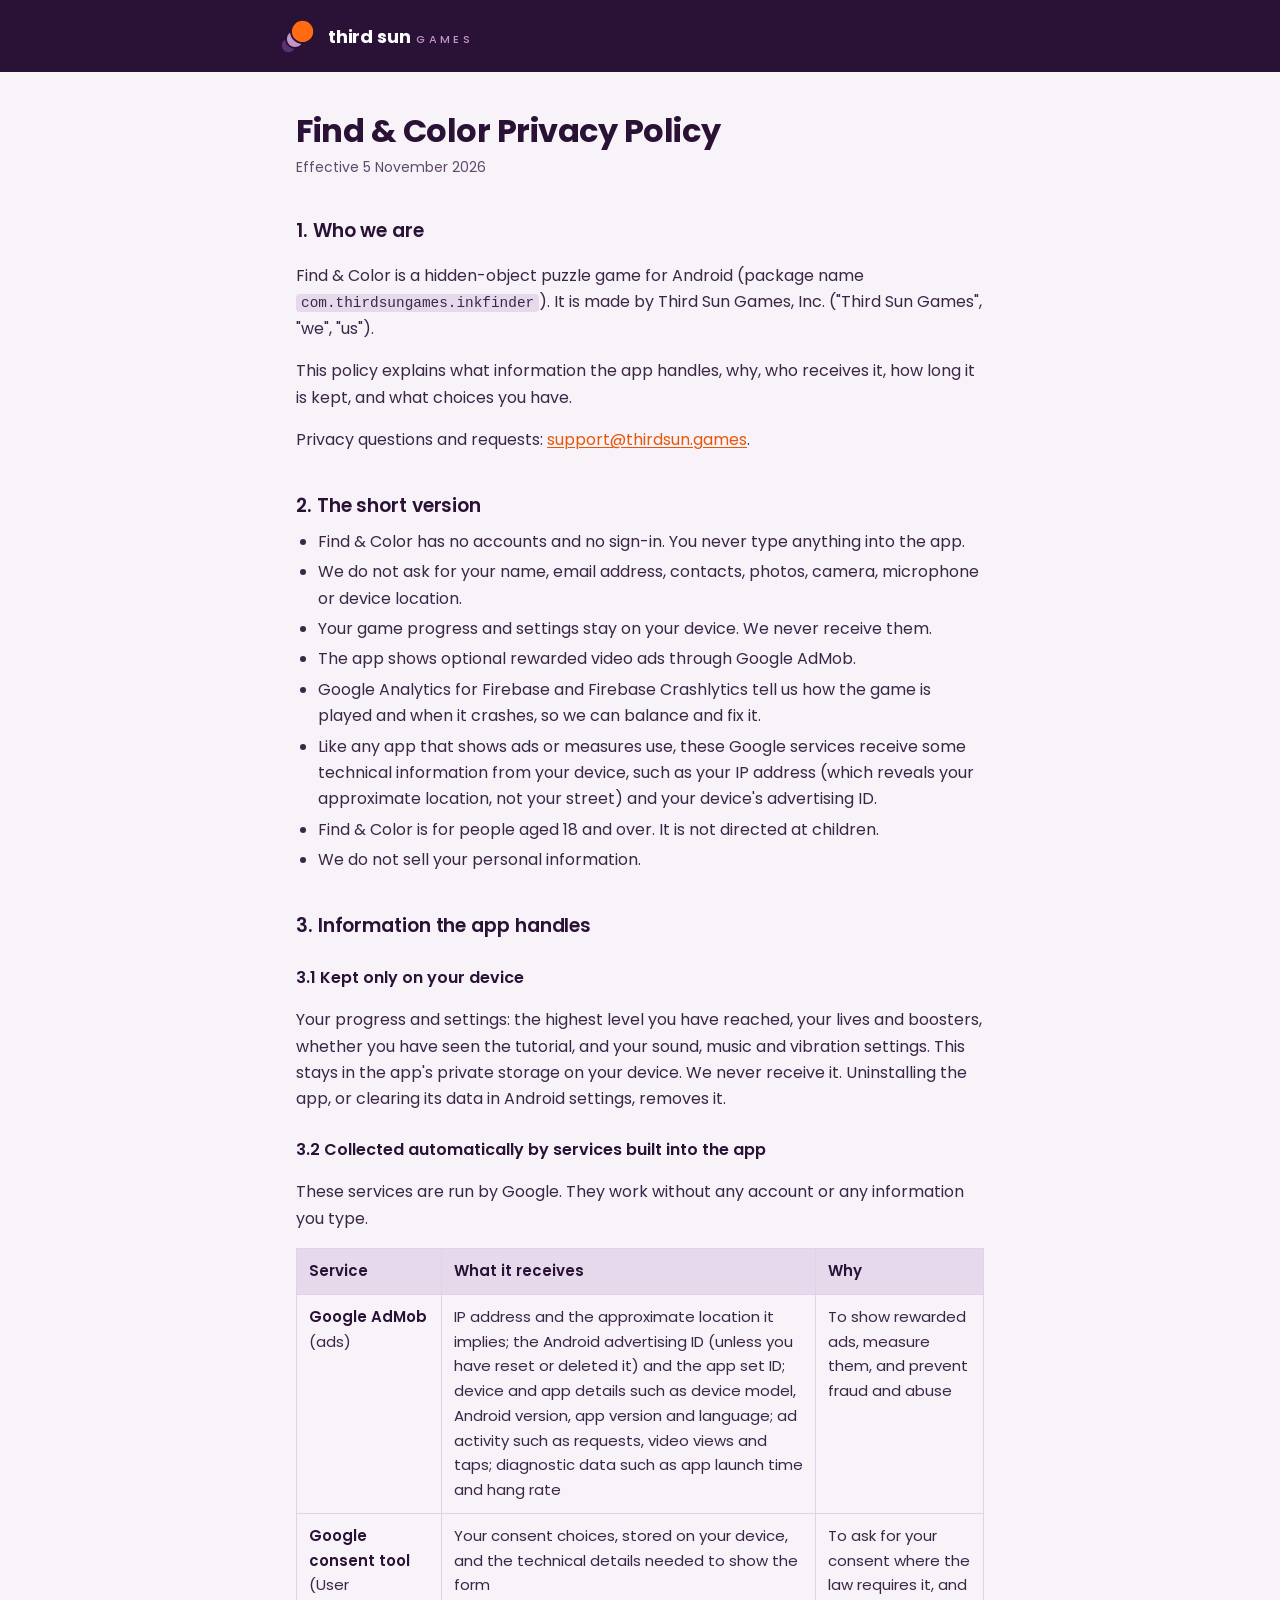
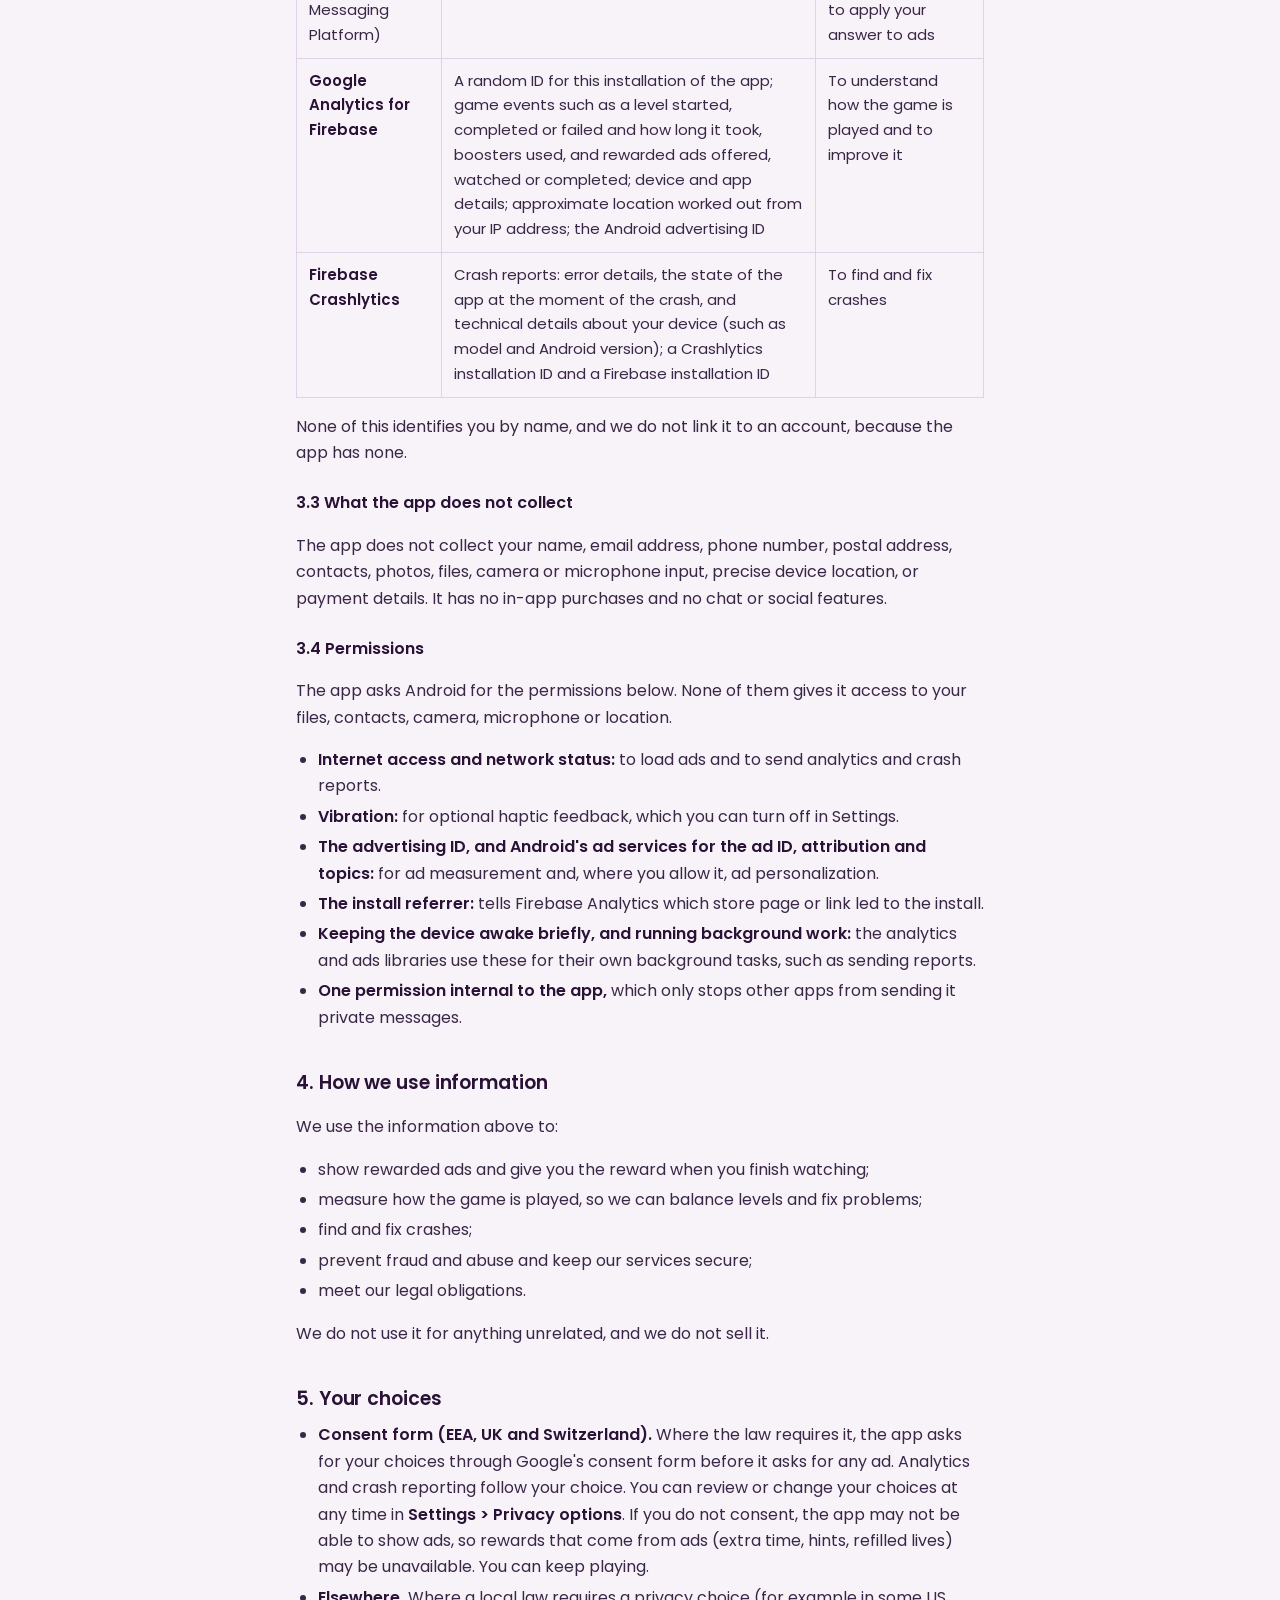
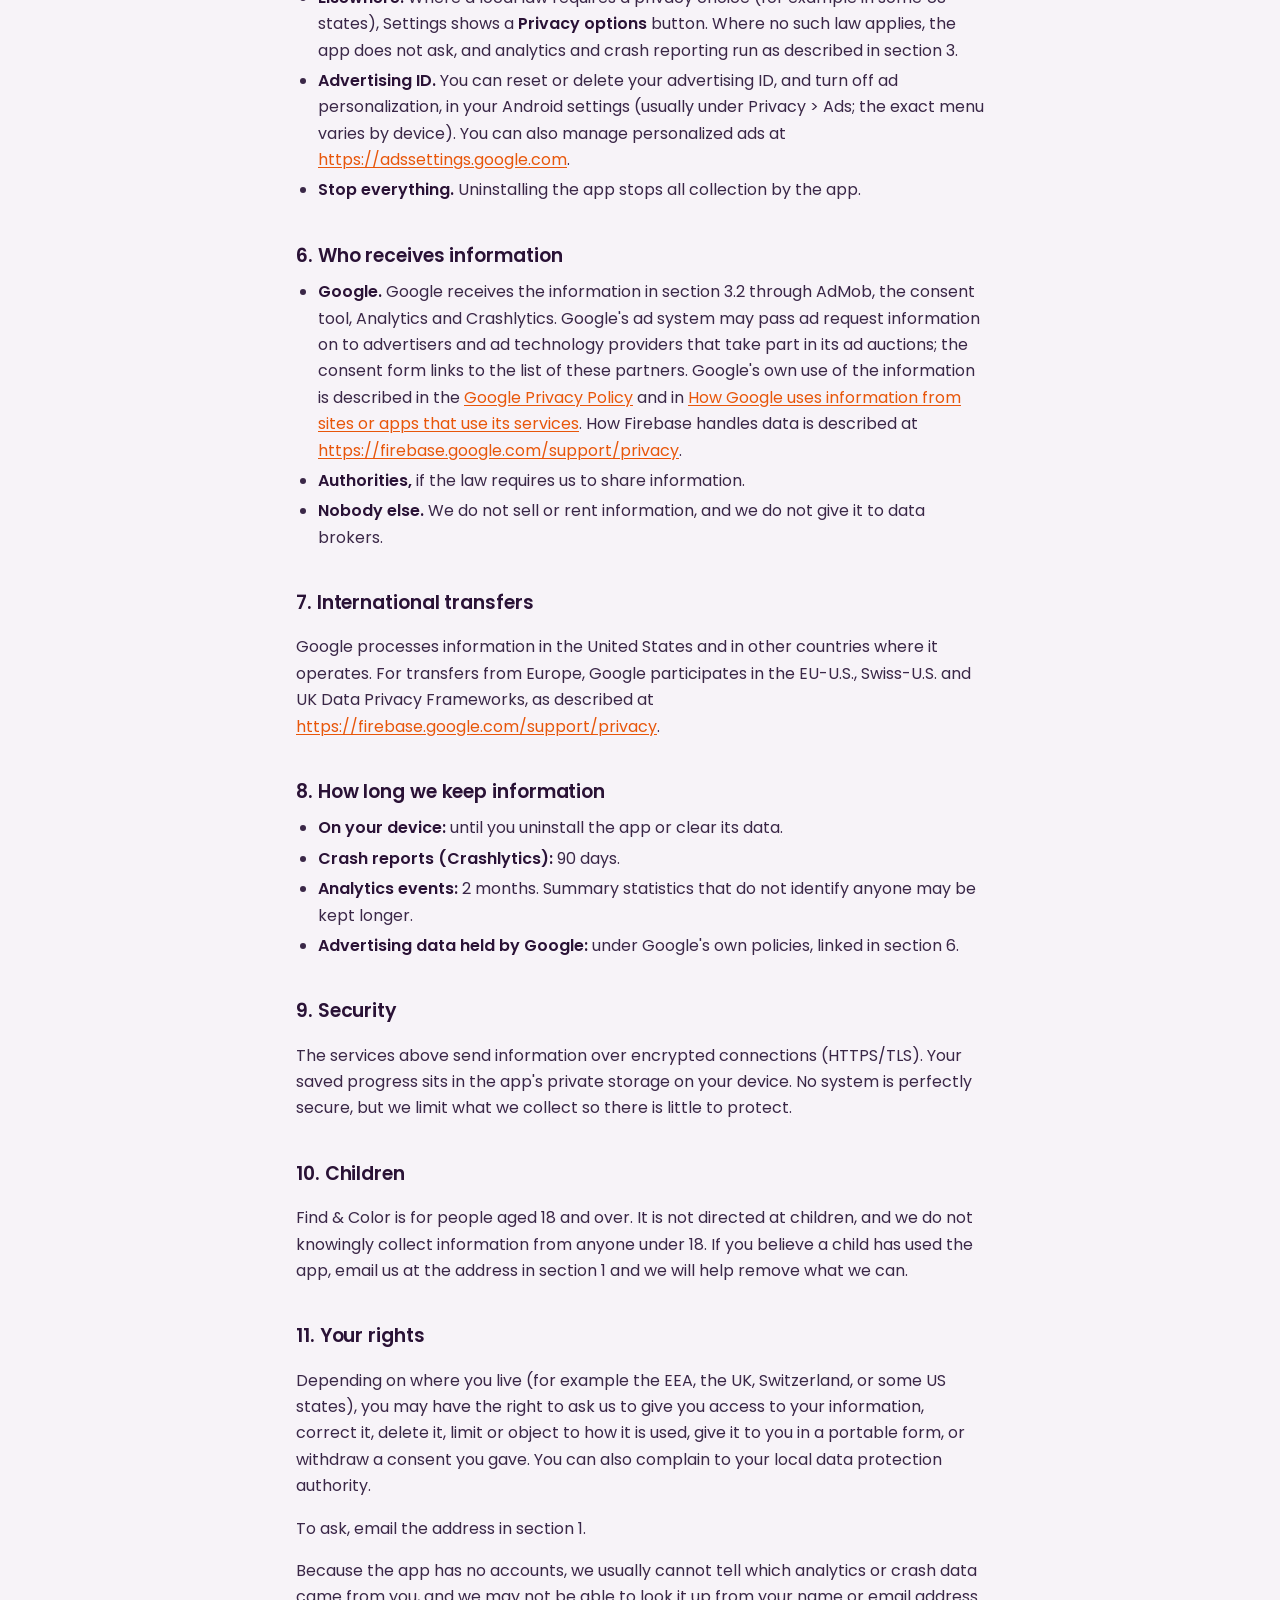
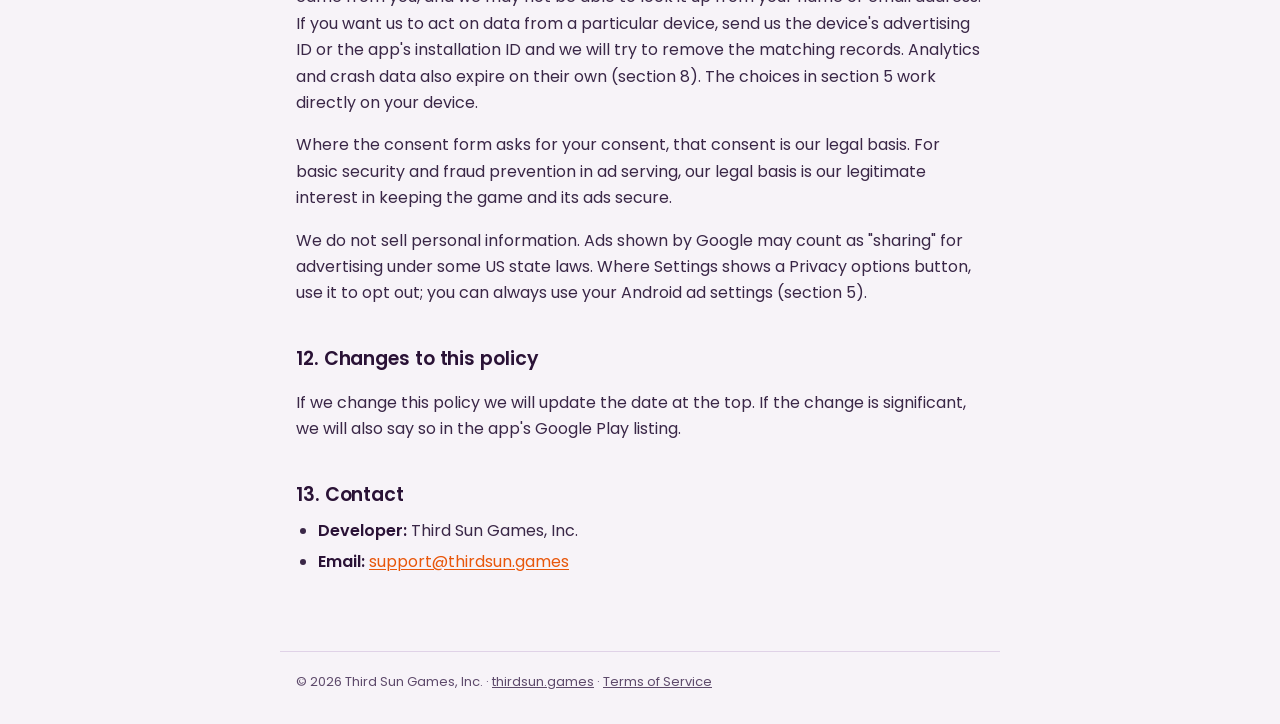
<file: ink-finder/privacy/index.html>
<!-- ABOUTME: Privacy policy page for Third Sun Games' Android hidden-object game, in the site's legal-page layout. -->
<!-- ABOUTME: Served at /ink-finder/privacy/; the Google Play listing and the app link to it. -->
<!doctype html>
<html lang="en">
<head>
<meta charset="utf-8">
<meta name="viewport" content="width=device-width, initial-scale=1, viewport-fit=cover">
<title>Find &amp; Color Privacy Policy · Third Sun Games</title>
<meta name="description" content="How Find &amp; Color, a hidden-object puzzle game from Third Sun Games, Inc., handles information.">
<meta name="theme-color" content="#2A1236">
<link rel="icon" href="/favicon.svg" type="image/svg+xml">
<link rel="stylesheet" href="/site.css">
</head>
<body>
<header class="bar">
  <div class="bar-inner">
    <a href="/" aria-label="Third Sun Games home">
      <svg viewBox="-73 -237.62 310.62 310.62" xmlns="http://www.w3.org/2000/svg" aria-hidden="true">
        <circle cx="0" cy="0" r="57" fill="#5A3172"/>
        <circle cx="56.57" cy="-56.57" r="78" fill="#C296CB" stroke="#2A1236" stroke-width="16"/>
        <circle cx="121.62" cy="-121.62" r="100" fill="#FF6A13" stroke="#2A1236" stroke-width="16"/>
      </svg>
      <span><span class="bn">third sun</span> <span class="bg">GAMES</span></span>
    </a>
  </div>
</header>

<main class="doc">
  <h1>Find &amp; Color Privacy Policy</h1>
  <p class="meta">Effective 5 November 2026</p>

  <h2>1. Who we are</h2>
  <p>Find &amp; Color is a hidden-object puzzle game for Android (package name <code>com.thirdsungames.inkfinder</code>). It is made by Third Sun Games, Inc. ("Third Sun Games", "we", "us").</p>
  <p>This policy explains what information the app handles, why, who receives it, how long it is kept, and what choices you have.</p>
  <p>Privacy questions and requests: <a href="mailto:support@thirdsun.games">support@thirdsun.games</a>.</p>
  <h2>2. The short version</h2>
  <ul>
  <li>Find &amp; Color has no accounts and no sign-in. You never type anything into the app.</li>
  <li>We do not ask for your name, email address, contacts, photos, camera, microphone or device location.</li>
  <li>Your game progress and settings stay on your device. We never receive them.</li>
  <li>The app shows optional rewarded video ads through Google AdMob.</li>
  <li>Google Analytics for Firebase and Firebase Crashlytics tell us how the game is played and when it crashes, so we can balance and fix it.</li>
  <li>Like any app that shows ads or measures use, these Google services receive some technical information from your device, such as your IP address (which reveals your approximate location, not your street) and your device's advertising ID.</li>
  <li>Find &amp; Color is for people aged 18 and over. It is not directed at children.</li>
  <li>We do not sell your personal information.</li>
  </ul>
  <h2>3. Information the app handles</h2>
  <h3>3.1 Kept only on your device</h3>
  <p>Your progress and settings: the highest level you have reached, your lives and boosters, whether you have seen the tutorial, and your sound, music and vibration settings. This stays in the app's private storage on your device. We never receive it. Uninstalling the app, or clearing its data in Android settings, removes it.</p>
  <h3>3.2 Collected automatically by services built into the app</h3>
  <p>These services are run by Google. They work without any account or any information you type.</p>
  <table>
  <thead>
  <tr>
  <th>Service</th>
  <th>What it receives</th>
  <th>Why</th>
  </tr>
  </thead>
  <tbody>
  <tr>
  <td data-label="Service"><strong>Google AdMob</strong> (ads)</td>
  <td data-label="What it receives">IP address and the approximate location it implies; the Android advertising ID (unless you have reset or deleted it) and the app set ID; device and app details such as device model, Android version, app version and language; ad activity such as requests, video views and taps; diagnostic data such as app launch time and hang rate</td>
  <td data-label="Why">To show rewarded ads, measure them, and prevent fraud and abuse</td>
  </tr>
  <tr>
  <td data-label="Service"><strong>Google consent tool</strong> (User Messaging Platform)</td>
  <td data-label="What it receives">Your consent choices, stored on your device, and the technical details needed to show the form</td>
  <td data-label="Why">To ask for your consent where the law requires it, and to apply your answer to ads</td>
  </tr>
  <tr>
  <td data-label="Service"><strong>Google Analytics for Firebase</strong></td>
  <td data-label="What it receives">A random ID for this installation of the app; game events such as a level started, completed or failed and how long it took, boosters used, and rewarded ads offered, watched or completed; device and app details; approximate location worked out from your IP address; the Android advertising ID</td>
  <td data-label="Why">To understand how the game is played and to improve it</td>
  </tr>
  <tr>
  <td data-label="Service"><strong>Firebase Crashlytics</strong></td>
  <td data-label="What it receives">Crash reports: error details, the state of the app at the moment of the crash, and technical details about your device (such as model and Android version); a Crashlytics installation ID and a Firebase installation ID</td>
  <td data-label="Why">To find and fix crashes</td>
  </tr>
  </tbody>
  </table>
  <p>None of this identifies you by name, and we do not link it to an account, because the app has none.</p>
  <h3>3.3 What the app does not collect</h3>
  <p>The app does not collect your name, email address, phone number, postal address, contacts, photos, files, camera or microphone input, precise device location, or payment details. It has no in-app purchases and no chat or social features.</p>
  <h3>3.4 Permissions</h3>
  <p>The app asks Android for the permissions below. None of them gives it access to your files, contacts, camera, microphone or location.</p>
  <ul>
  <li><strong>Internet access and network status:</strong> to load ads and to send analytics and crash reports.</li>
  <li><strong>Vibration:</strong> for optional haptic feedback, which you can turn off in Settings.</li>
  <li><strong>The advertising ID, and Android's ad services for the ad ID, attribution and topics:</strong> for ad measurement and, where you allow it, ad personalization.</li>
  <li><strong>The install referrer:</strong> tells Firebase Analytics which store page or link led to the install.</li>
  <li><strong>Keeping the device awake briefly, and running background work:</strong> the analytics and ads libraries use these for their own background tasks, such as sending reports.</li>
  <li><strong>One permission internal to the app,</strong> which only stops other apps from sending it private messages.</li>
  </ul>
  <h2>4. How we use information</h2>
  <p>We use the information above to:</p>
  <ul>
  <li>show rewarded ads and give you the reward when you finish watching;</li>
  <li>measure how the game is played, so we can balance levels and fix problems;</li>
  <li>find and fix crashes;</li>
  <li>prevent fraud and abuse and keep our services secure;</li>
  <li>meet our legal obligations.</li>
  </ul>
  <p>We do not use it for anything unrelated, and we do not sell it.</p>
  <h2>5. Your choices</h2>
  <ul>
  <li><strong>Consent form (EEA, UK and Switzerland).</strong> Where the law requires it, the app asks for your choices through Google's consent form before it asks for any ad. Analytics and crash reporting follow your choice. You can review or change your choices at any time in <strong>Settings &gt; Privacy options</strong>. If you do not consent, the app may not be able to show ads, so rewards that come from ads (extra time, hints, refilled lives) may be unavailable. You can keep playing.</li>
  <li><strong>Elsewhere.</strong> Where a local law requires a privacy choice (for example in some US states), Settings shows a <strong>Privacy options</strong> button. Where no such law applies, the app does not ask, and analytics and crash reporting run as described in section 3.</li>
  <li><strong>Advertising ID.</strong> You can reset or delete your advertising ID, and turn off ad personalization, in your Android settings (usually under Privacy &gt; Ads; the exact menu varies by device). You can also manage personalized ads at <a href="https://adssettings.google.com" rel="noopener">https://adssettings.google.com</a>.</li>
  <li><strong>Stop everything.</strong> Uninstalling the app stops all collection by the app.</li>
  </ul>
  <h2>6. Who receives information</h2>
  <ul>
  <li><strong>Google.</strong> Google receives the information in section 3.2 through AdMob, the consent tool, Analytics and Crashlytics. Google's ad system may pass ad request information on to advertisers and ad technology providers that take part in its ad auctions; the consent form links to the list of these partners. Google's own use of the information is described in the <a href="https://policies.google.com/privacy" rel="noopener">Google Privacy Policy</a> and in <a href="https://policies.google.com/technologies/partner-sites" rel="noopener">How Google uses information from sites or apps that use its services</a>. How Firebase handles data is described at <a href="https://firebase.google.com/support/privacy" rel="noopener">https://firebase.google.com/support/privacy</a>.</li>
  <li><strong>Authorities,</strong> if the law requires us to share information.</li>
  <li><strong>Nobody else.</strong> We do not sell or rent information, and we do not give it to data brokers.</li>
  </ul>
  <h2>7. International transfers</h2>
  <p>Google processes information in the United States and in other countries where it operates. For transfers from Europe, Google participates in the EU-U.S., Swiss-U.S. and UK Data Privacy Frameworks, as described at <a href="https://firebase.google.com/support/privacy" rel="noopener">https://firebase.google.com/support/privacy</a>.</p>
  <h2>8. How long we keep information</h2>
  <ul>
  <li><strong>On your device:</strong> until you uninstall the app or clear its data.</li>
  <li><strong>Crash reports (Crashlytics):</strong> 90 days.</li>
  <li><strong>Analytics events:</strong> 2 months. Summary statistics that do not identify anyone may be kept longer.</li>
  <li><strong>Advertising data held by Google:</strong> under Google's own policies, linked in section 6.</li>
  </ul>
  <h2>9. Security</h2>
  <p>The services above send information over encrypted connections (HTTPS/TLS). Your saved progress sits in the app's private storage on your device. No system is perfectly secure, but we limit what we collect so there is little to protect.</p>
  <h2>10. Children</h2>
  <p>Find &amp; Color is for people aged 18 and over. It is not directed at children, and we do not knowingly collect information from anyone under 18. If you believe a child has used the app, email us at the address in section 1 and we will help remove what we can.</p>
  <h2>11. Your rights</h2>
  <p>Depending on where you live (for example the EEA, the UK, Switzerland, or some US states), you may have the right to ask us to give you access to your information, correct it, delete it, limit or object to how it is used, give it to you in a portable form, or withdraw a consent you gave. You can also complain to your local data protection authority.</p>
  <p>To ask, email the address in section 1.</p>
  <p>Because the app has no accounts, we usually cannot tell which analytics or crash data came from you, and we may not be able to look it up from your name or email address. If you want us to act on data from a particular device, send us the device's advertising ID or the app's installation ID and we will try to remove the matching records. Analytics and crash data also expire on their own (section 8). The choices in section 5 work directly on your device.</p>
  <p>Where the consent form asks for your consent, that consent is our legal basis. For basic security and fraud prevention in ad serving, our legal basis is our legitimate interest in keeping the game and its ads secure.</p>
  <p>We do not sell personal information. Ads shown by Google may count as "sharing" for advertising under some US state laws. Where Settings shows a Privacy options button, use it to opt out; you can always use your Android ad settings (section 5).</p>
  <h2>12. Changes to this policy</h2>
  <p>If we change this policy we will update the date at the top. If the change is significant, we will also say so in the app's Google Play listing.</p>
  <h2>13. Contact</h2>
  <ul>
  <li><strong>Developer:</strong> Third Sun Games, Inc.</li>
  <li><strong>Email:</strong> <a href="mailto:support@thirdsun.games">support@thirdsun.games</a></li>
  </ul>
</main>

<footer class="legal-foot">&copy; 2026 Third Sun Games, Inc. &middot; <a href="/">thirdsun.games</a> &middot; <a href="/ink-finder/terms/">Terms of Service</a></footer>
</body>
</html>
</file>
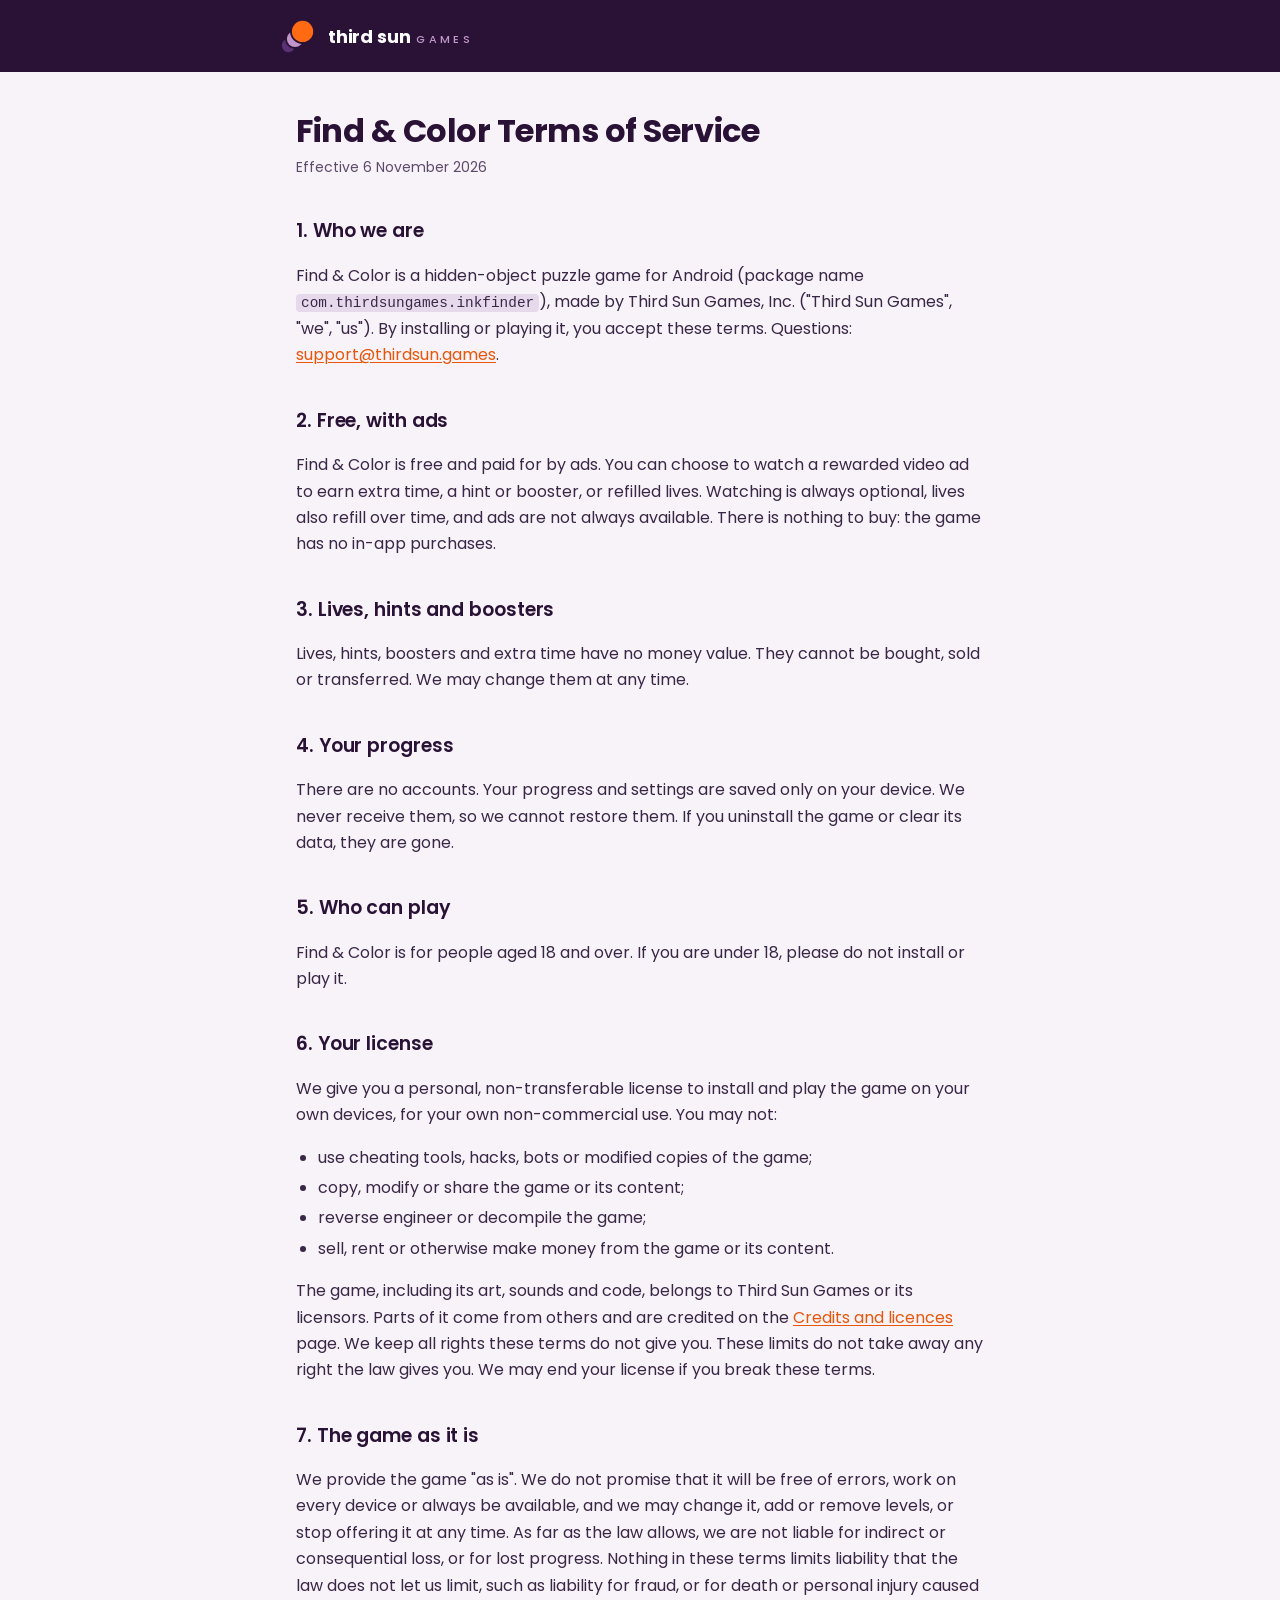
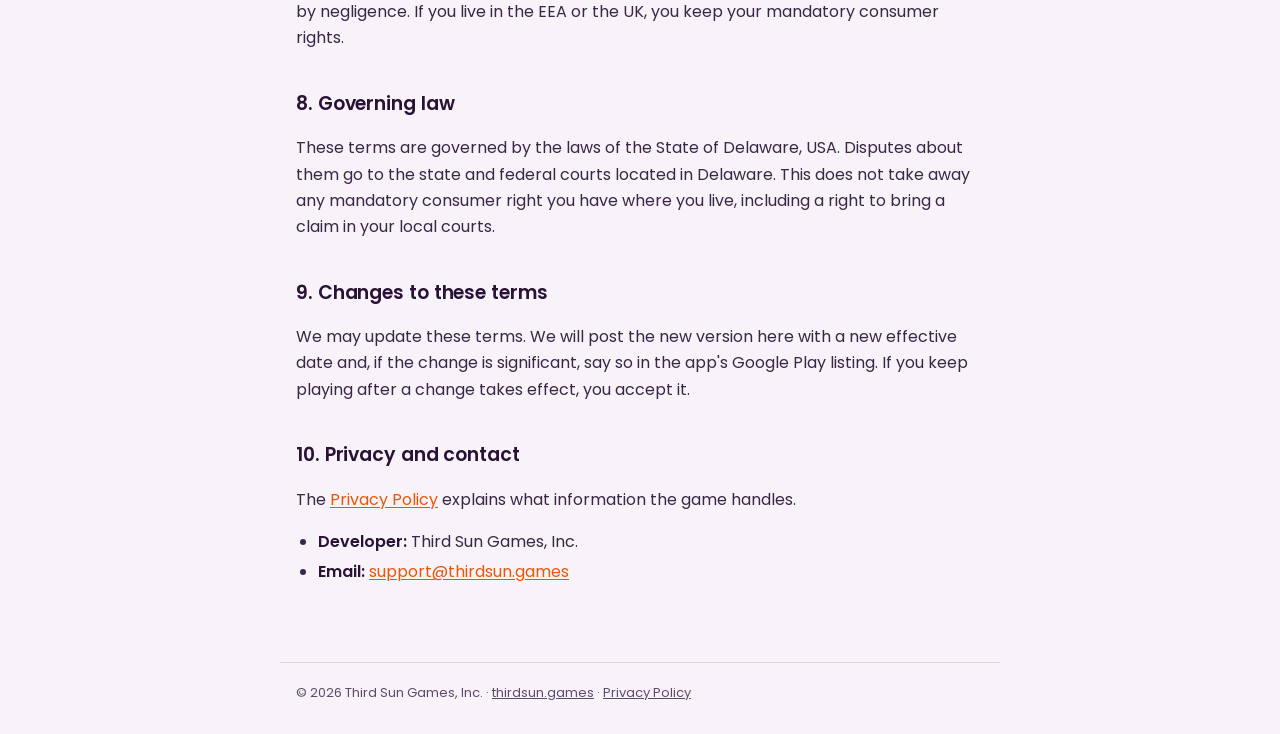
<file: ink-finder/terms/index.html>
<!-- ABOUTME: Terms of Service page for Third Sun Games' Android hidden-object game, in the site's legal-page layout. -->
<!-- ABOUTME: Served at /ink-finder/terms/, beside the game's privacy policy. -->
<!doctype html>
<html lang="en">
<head>
<meta charset="utf-8">
<meta name="viewport" content="width=device-width, initial-scale=1, viewport-fit=cover">
<title>Find &amp; Color Terms of Service · Third Sun Games</title>
<meta name="description" content="The terms for playing Find &amp; Color, a hidden-object puzzle game from Third Sun Games, Inc.">
<meta name="theme-color" content="#2A1236">
<link rel="icon" href="/favicon.svg" type="image/svg+xml">
<link rel="stylesheet" href="/site.css">
</head>
<body>
<header class="bar">
  <div class="bar-inner">
    <a href="/" aria-label="Third Sun Games home">
      <svg viewBox="-73 -237.62 310.62 310.62" xmlns="http://www.w3.org/2000/svg" aria-hidden="true">
        <circle cx="0" cy="0" r="57" fill="#5A3172"/>
        <circle cx="56.57" cy="-56.57" r="78" fill="#C296CB" stroke="#2A1236" stroke-width="16"/>
        <circle cx="121.62" cy="-121.62" r="100" fill="#FF6A13" stroke="#2A1236" stroke-width="16"/>
      </svg>
      <span><span class="bn">third sun</span> <span class="bg">GAMES</span></span>
    </a>
  </div>
</header>

<main class="doc">
  <h1>Find &amp; Color Terms of Service</h1>
  <p class="meta">Effective 6 November 2026</p>

  <h2>1. Who we are</h2>
  <p>Find &amp; Color is a hidden-object puzzle game for Android (package name <code>com.thirdsungames.inkfinder</code>), made by Third Sun Games, Inc. ("Third Sun Games", "we", "us"). By installing or playing it, you accept these terms. Questions: <a href="mailto:support@thirdsun.games">support@thirdsun.games</a>.</p>
  <h2>2. Free, with ads</h2>
  <p>Find &amp; Color is free and paid for by ads. You can choose to watch a rewarded video ad to earn extra time, a hint or booster, or refilled lives. Watching is always optional, lives also refill over time, and ads are not always available. There is nothing to buy: the game has no in-app purchases.</p>
  <h2>3. Lives, hints and boosters</h2>
  <p>Lives, hints, boosters and extra time have no money value. They cannot be bought, sold or transferred. We may change them at any time.</p>
  <h2>4. Your progress</h2>
  <p>There are no accounts. Your progress and settings are saved only on your device. We never receive them, so we cannot restore them. If you uninstall the game or clear its data, they are gone.</p>
  <h2>5. Who can play</h2>
  <p>Find &amp; Color is for people aged 18 and over. If you are under 18, please do not install or play it.</p>
  <h2>6. Your license</h2>
  <p>We give you a personal, non-transferable license to install and play the game on your own devices, for your own non-commercial use. You may not:</p>
  <ul>
  <li>use cheating tools, hacks, bots or modified copies of the game;</li>
  <li>copy, modify or share the game or its content;</li>
  <li>reverse engineer or decompile the game;</li>
  <li>sell, rent or otherwise make money from the game or its content.</li>
  </ul>
  <p>The game, including its art, sounds and code, belongs to Third Sun Games or its licensors. Parts of it come from others and are credited on the <a href="/ink-finder/credits/">Credits and licences</a> page. We keep all rights these terms do not give you. These limits do not take away any right the law gives you. We may end your license if you break these terms.</p>
  <h2>7. The game as it is</h2>
  <p>We provide the game "as is". We do not promise that it will be free of errors, work on every device or always be available, and we may change it, add or remove levels, or stop offering it at any time. As far as the law allows, we are not liable for indirect or consequential loss, or for lost progress. Nothing in these terms limits liability that the law does not let us limit, such as liability for fraud, or for death or personal injury caused by negligence. If you live in the EEA or the UK, you keep your mandatory consumer rights.</p>
  <h2>8. Governing law</h2>
  <p>These terms are governed by the laws of the State of Delaware, USA. Disputes about them go to the state and federal courts located in Delaware. This does not take away any mandatory consumer right you have where you live, including a right to bring a claim in your local courts.</p>
  <h2>9. Changes to these terms</h2>
  <p>We may update these terms. We will post the new version here with a new effective date and, if the change is significant, say so in the app's Google Play listing. If you keep playing after a change takes effect, you accept it.</p>
  <h2>10. Privacy and contact</h2>
  <p>The <a href="/ink-finder/privacy/">Privacy Policy</a> explains what information the game handles.</p>
  <ul>
  <li><strong>Developer:</strong> Third Sun Games, Inc.</li>
  <li><strong>Email:</strong> <a href="mailto:support@thirdsun.games">support@thirdsun.games</a></li>
  </ul>
</main>

<footer class="legal-foot">&copy; 2026 Third Sun Games, Inc. &middot; <a href="/">thirdsun.games</a> &middot; <a href="/ink-finder/privacy/">Privacy Policy</a></footer>
</body>
</html>
</file>
<file: site.css>
@font-face{font-family:"Poppins";font-weight:400;font-style:normal;font-display:swap;src:url("/fonts/poppins-400.woff2") format("woff2")}
@font-face{font-family:"Poppins";font-weight:500;font-style:normal;font-display:swap;src:url("/fonts/poppins-500.woff2") format("woff2")}
@font-face{font-family:"Poppins";font-weight:600;font-style:normal;font-display:swap;src:url("/fonts/poppins-600.woff2") format("woff2")}
@font-face{font-family:"Poppins";font-weight:700;font-style:normal;font-display:swap;src:url("/fonts/poppins-700.woff2") format("woff2")}

:root{
  --plum:#2A1236; --grape:#5A3172; --mid:#8458A0; --lilac:#C296CB;
  --sun:#FF6A13; --deep-sun:#E8560A;
  --page:#F7F3F8; --card:#E6D9EC; --ink:#2A1236; --muted:#5E4A6B; --line:#E0D2E7;
  --foot:#9B7FAA;
}
*,*::before,*::after{box-sizing:border-box}
html,body{margin:0}
body{
  font-family:"Poppins",-apple-system,BlinkMacSystemFont,"Segoe UI",Roboto,Helvetica,Arial,sans-serif;
  -webkit-font-smoothing:antialiased;
  color:var(--ink); background:var(--page);
}
a{color:inherit}

/* ---------- home ---------- */
body.home{
  min-height:100vh; min-height:100svh;
  display:flex; flex-direction:column;
  background:var(--plum); color:#fff;
  background-image:radial-gradient(60% 40% at 52% 42%, rgba(255,106,19,.10) 0%, rgba(255,106,19,0) 70%);
}
.hero{
  flex:1; display:flex; flex-direction:column; align-items:center; justify-content:center;
  padding:48px 16px 24px; text-align:center;
}
.lockup{display:flex; flex-direction:column; align-items:center}
.mark{width:clamp(120px,22vw,180px); height:auto; overflow:visible}
.wordmark{margin-top:28px}
.wordmark .name{display:block; font-weight:700; letter-spacing:-.015em; line-height:.9; font-size:clamp(34px,6vw,52px)}
.wordmark .games{display:block; color:var(--lilac); font-weight:500; letter-spacing:.34em; padding-left:.34em; margin-top:.55em; font-size:clamp(12px,1.6vw,15px)}
.tagline{margin:40px 0 0; font-size:17px; font-weight:400; color:#E9DDEE}
.contact{
  margin-top:14px; font-size:15px; font-weight:500; color:var(--sun); text-decoration:none;
  border-bottom:1px solid rgba(255,106,19,.35); padding-bottom:2px;
}
.contact:hover,.contact:focus-visible{border-bottom-color:var(--sun)}
.foot{
  display:flex; flex-wrap:wrap; justify-content:center; gap:6px 10px;
  padding:20px 16px calc(24px + env(safe-area-inset-bottom,0px));
  font-size:13px; color:var(--foot);
}
.foot a{text-decoration:none}
.foot a:hover,.foot a:focus-visible{color:#fff; text-decoration:underline}

/* ---------- legal pages ---------- */
.bar{background:var(--plum); padding:18px 16px}
.bar-inner{max-width:720px; margin:0 auto; display:flex; align-items:center}
.bar a{display:flex; align-items:center; gap:12px; color:#fff; text-decoration:none}
.bar svg{width:36px; height:36px; overflow:visible}
.bar .bn{font-weight:700; font-size:18px; letter-spacing:-.01em}
.bar .bg{color:var(--lilac); font-weight:500; font-size:11px; letter-spacing:.3em; margin-left:2px}

.doc{max-width:720px; margin:0 auto; padding:40px 16px 64px; font-size:16px; line-height:1.65}
.doc h1{font-size:32px; line-height:1.2; font-weight:700; letter-spacing:-.015em; margin:0 0 6px}
.doc .meta{color:var(--muted); font-size:14px; margin:0 0 32px}
.doc h2{font-size:19px; font-weight:600; margin:36px 0 8px; letter-spacing:-.005em}
.doc p,.doc li{color:#3A2747}
.doc ul{padding-left:22px; margin:8px 0 12px}
.doc li{margin:4px 0}
.doc strong{color:var(--ink); font-weight:600}
.doc a{color:var(--deep-sun); text-underline-offset:2px}
.doc .summary{background:var(--card); border-radius:14px; padding:18px 20px; margin:0 0 8px}
.doc .summary p{margin:0}
.doc h3{font-size:16px; font-weight:600; margin:24px 0 4px}
.doc code{font-size:.9em; background:var(--card); border-radius:4px; padding:1px 5px}
.doc a{overflow-wrap:anywhere}
.doc table{width:100%; border-collapse:collapse; margin:12px 0 16px; font-size:15px}
.doc th,.doc td{border:1px solid var(--line); padding:10px 12px; text-align:left; vertical-align:top}
.doc th{background:var(--card); font-weight:600}
.doc td{color:#3A2747}
.legal-foot{border-top:1px solid var(--line); max-width:720px; margin:0 auto; padding:20px 16px 32px; font-size:13px; color:var(--muted)}
.legal-foot a{color:var(--muted)}

@media (max-width:480px){
  .foot .sep{display:none}
  .foot{gap:6px 16px}
}
@media (max-width:600px){
  .doc table,.doc tbody,.doc tr,.doc td{display:block}
  .doc thead{display:none}
  .doc tr{border:1px solid var(--line); border-radius:12px; overflow:hidden; margin:0 0 12px}
  .doc td{border:0; border-top:1px solid var(--line)}
  .doc td:first-child{border-top:0; background:var(--card); font-weight:600}
  .doc td:not(:first-child)::before{content:attr(data-label); display:block; margin-bottom:2px; font-size:12px; font-weight:600; letter-spacing:.04em; text-transform:uppercase; color:var(--muted)}
}
</file>
